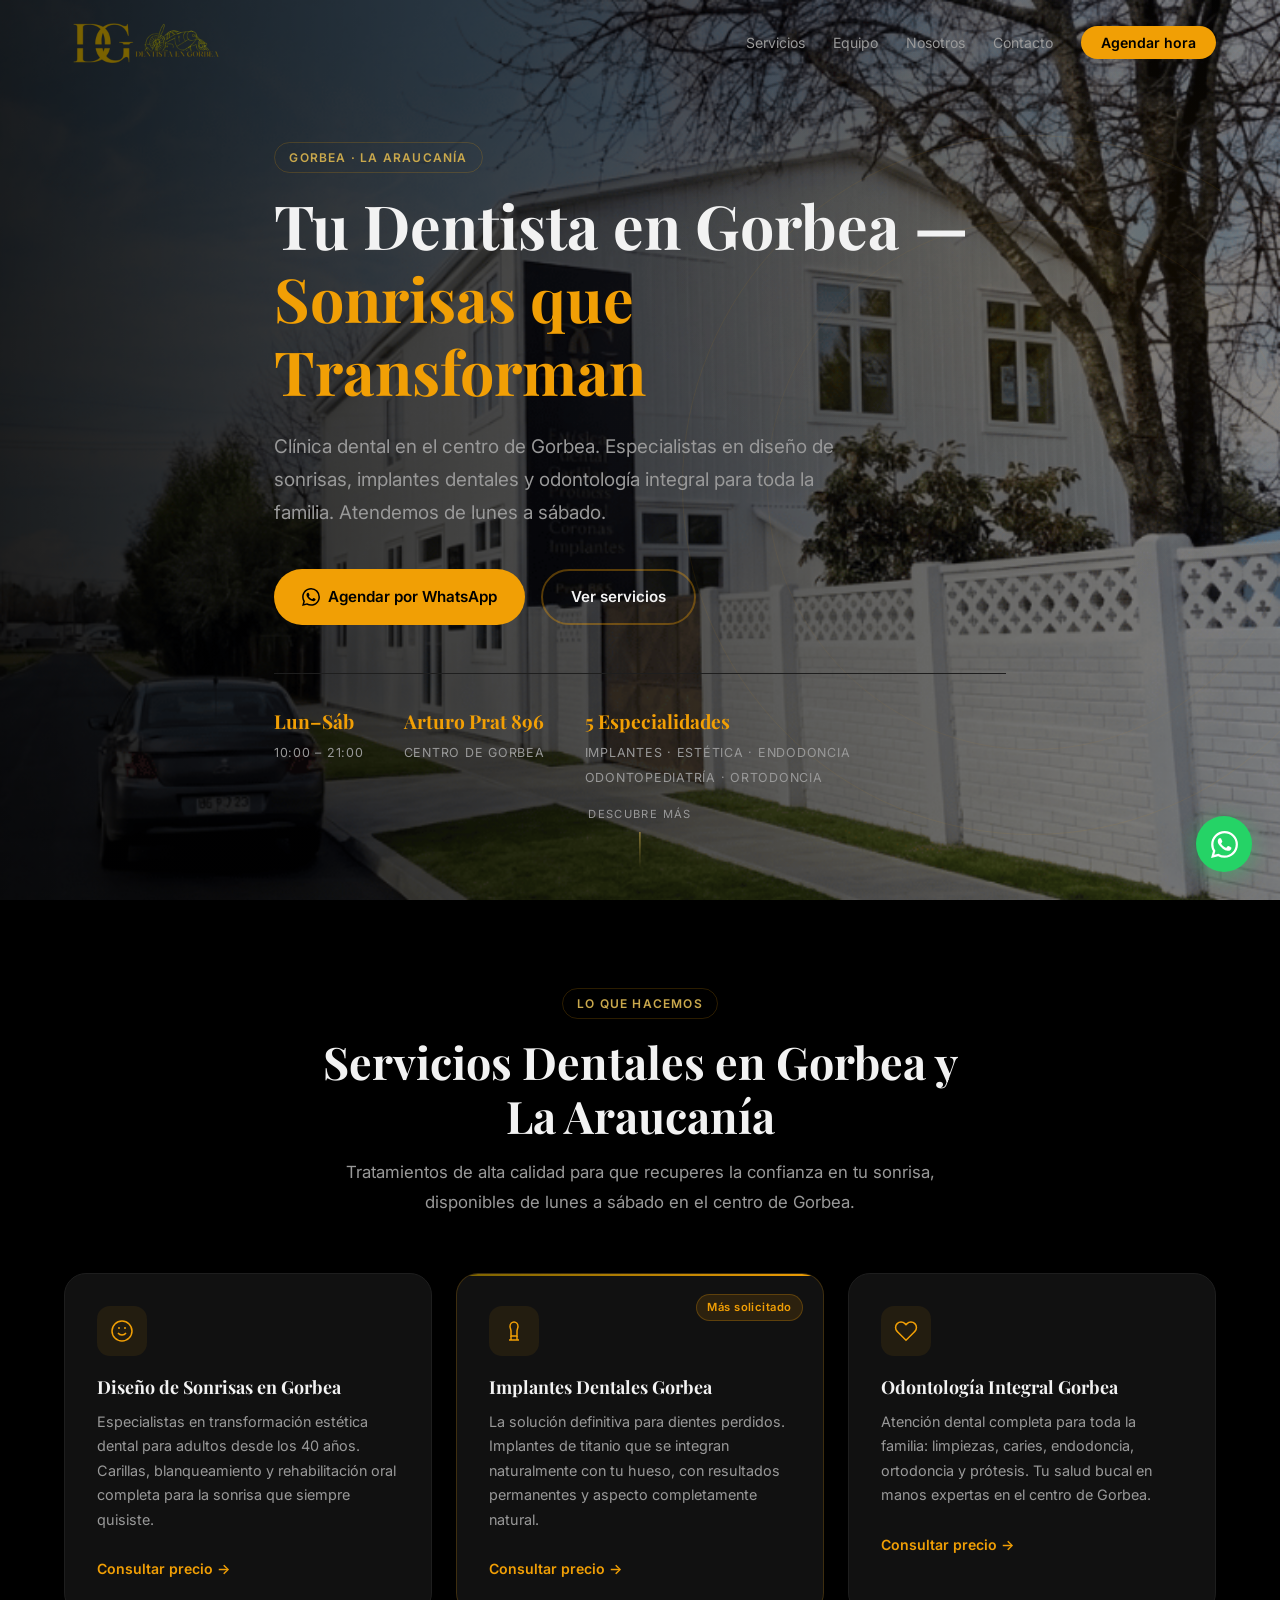
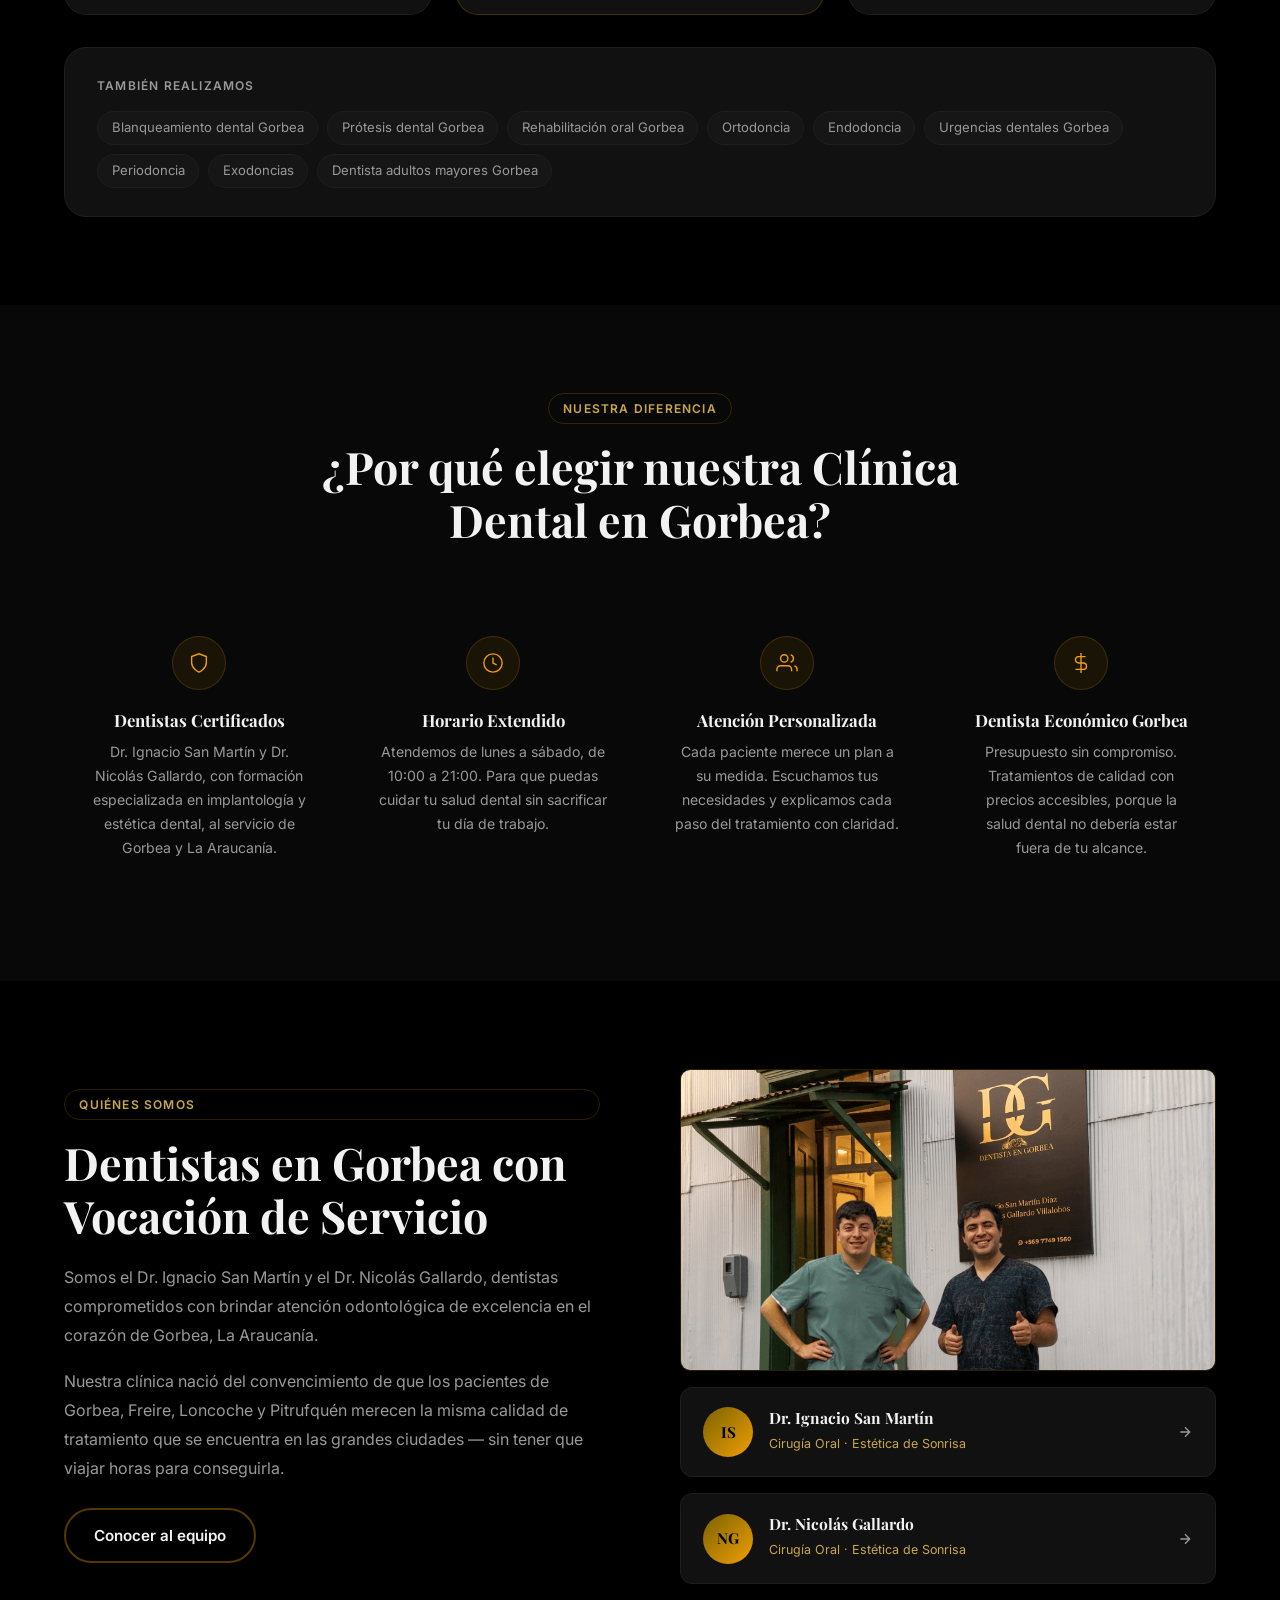
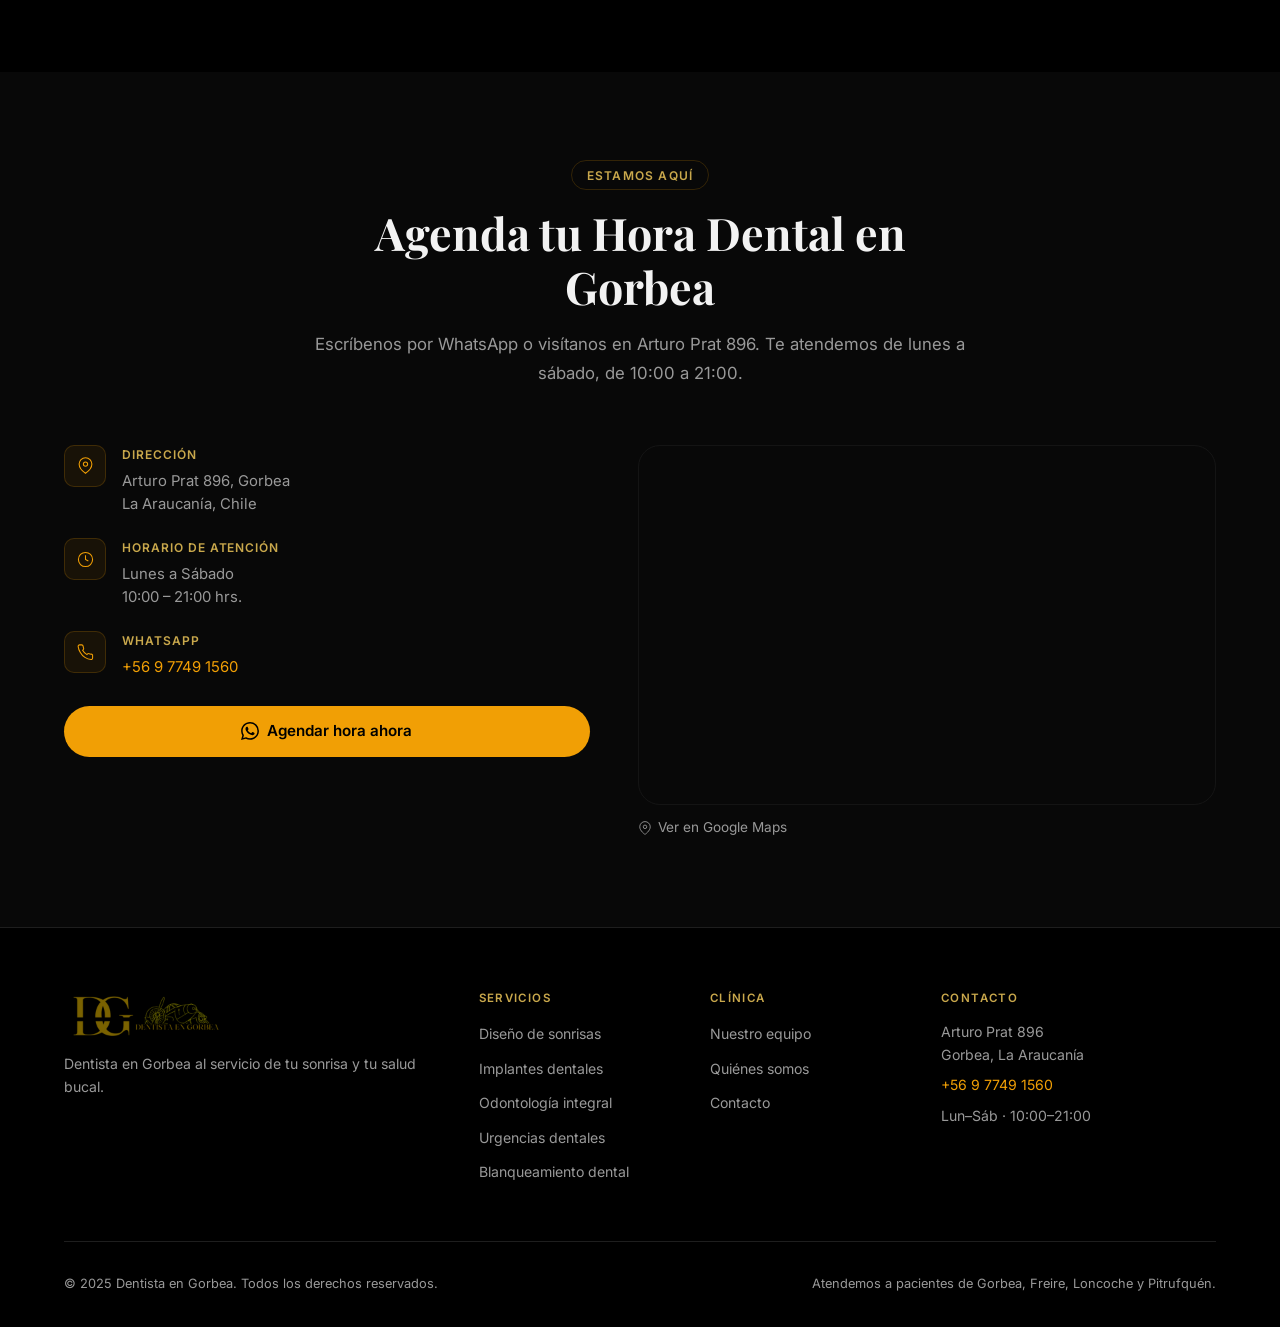
<file: index.html>
<!DOCTYPE html>
<html lang="es">
<head>
  <meta charset="UTF-8">
  <meta name="viewport" content="width=device-width, initial-scale=1.0">
  <title>Dentista en Gorbea | Clínica Dental — Diseño de Sonrisas e Implantes</title>
  <meta name="description" content="Clínica dental en Gorbea, La Araucanía. Especialistas en diseño de sonrisas, implantes dentales y odontología integral. Dr. San Martín y Dr. Gallardo. +56 9 7749 1560. Lun–Sáb 10:00–21:00.">
  <meta name="keywords" content="dentista gorbea, clínica dental gorbea, implantes dentales gorbea, diseño de sonrisa gorbea, odontólogo gorbea, dentista La Araucanía, hora dental gorbea">
  <meta name="robots" content="index, follow">
  <link rel="canonical" href="https://dentistagorbea.cl/">

  <!-- Open Graph -->
  <meta property="og:title" content="Dentista en Gorbea | Clínica Dental — Diseño de Sonrisas e Implantes">
  <meta property="og:description" content="Especialistas en diseño de sonrisas e implantes dentales en Gorbea, La Araucanía. Dr. San Martín y Dr. Gallardo.">
  <meta property="og:type" content="website">
  <meta property="og:locale" content="es_CL">

  <!-- Fuentes -->
  <link rel="preconnect" href="https://fonts.googleapis.com">
  <link rel="preconnect" href="https://fonts.gstatic.com" crossorigin>
  <link href="https://fonts.googleapis.com/css2?family=Playfair+Display:wght@400;600;700&family=Inter:wght@300;400;500;600&display=swap" rel="stylesheet">

  <link rel="stylesheet" href="css/styles.css">

  <!-- Structured Data: Local Business -->
  <script type="application/ld+json">
  {
    "@context": "https://schema.org",
    "@type": "Dentist",
    "name": "Dentista en Gorbea",
    "description": "Clínica dental en Gorbea especializada en diseño de sonrisas, implantes dentales y odontología integral.",
    "address": {
      "@type": "PostalAddress",
      "streetAddress": "Arturo Prat 896",
      "addressLocality": "Gorbea",
      "addressRegion": "La Araucanía",
      "addressCountry": "CL"
    },
    "geo": {
      "@type": "GeoCoordinates",
      "latitude": -39.0912,
      "longitude": -72.6676
    },
    "telephone": "+56977491560",
    "openingHoursSpecification": [
      {
        "@type": "OpeningHoursSpecification",
        "dayOfWeek": ["Monday","Tuesday","Wednesday","Thursday","Friday","Saturday"],
        "opens": "10:00",
        "closes": "21:00"
      }
    ],
    "priceRange": "$$",
    "hasMap": "https://maps.google.com/?q=Arturo+Prat+896+Gorbea+Chile",
    "url": "https://dentistagorbea.cl",
    "sameAs": ["https://wa.me/56977491560"]
  }
  </script>
</head>
<body>

  <!-- ═══════════════════════════ HEADER ═══════════════════════════ -->
  <header class="header" id="header">
    <nav class="nav container">
      <a href="index.html" class="nav__logo" aria-label="Dentista en Gorbea — Inicio">
        <img src="img/logo.png" alt="Dentista en Gorbea" class="nav__logo-img">
      </a>

      <ul class="nav__menu" id="navMenu" role="navigation" aria-label="Menú principal">
        <li><a href="#servicios" class="nav__link">Servicios</a></li>
        <li><a href="equipo.html" class="nav__link">Equipo</a></li>
        <li><a href="#nosotros" class="nav__link">Nosotros</a></li>
        <li><a href="#contacto" class="nav__link">Contacto</a></li>
        <li>
          <a href="https://wa.me/56977491560?text=Hola,%20quiero%20agendar%20una%20hora%20dental%20en%20Gorbea" class="nav__cta" target="_blank" rel="noopener noreferrer">
            Agendar hora
          </a>
        </li>
      </ul>

      <button class="nav__toggle" id="navToggle" aria-label="Abrir menú" aria-expanded="false" aria-controls="navMenu">
        <span></span><span></span><span></span>
      </button>
    </nav>
  </header>

  <!-- ═══════════════════════════ HERO ═══════════════════════════ -->
  <section class="hero" id="inicio" aria-label="Bienvenida">
    <div class="hero__bg" aria-hidden="true"></div>
    <div class="hero__deco" aria-hidden="true"></div>
    <div class="container hero__content">
      <span class="tag">Gorbea · La Araucanía</span>
      <h1 class="hero__title">
        Tu Dentista en Gorbea —<br>
        <em>Sonrisas que Transforman</em>
      </h1>
      <p class="hero__subtitle">
        Clínica dental en el centro de Gorbea. Especialistas en diseño de sonrisas, implantes dentales y odontología integral para toda la familia. Atendemos de lunes a sábado.
      </p>
      <div class="hero__actions">
        <a href="https://wa.me/56977491560?text=Hola,%20quiero%20agendar%20una%20hora%20dental%20en%20Gorbea" class="btn btn--primary" target="_blank" rel="noopener noreferrer">
          <svg viewBox="0 0 24 24" aria-hidden="true"><path d="M17.472 14.382c-.297-.149-1.758-.867-2.03-.967-.273-.099-.471-.148-.67.15-.197.297-.767.966-.94 1.164-.173.199-.347.223-.644.075-.297-.15-1.255-.463-2.39-1.475-.883-.788-1.48-1.761-1.653-2.059-.173-.297-.018-.458.13-.606.134-.133.298-.347.446-.52.149-.174.198-.298.298-.497.099-.198.05-.371-.025-.52-.075-.149-.669-1.612-.916-2.207-.242-.579-.487-.5-.669-.51-.173-.008-.371-.01-.57-.01-.198 0-.52.074-.792.372-.272.297-1.04 1.016-1.04 2.479 0 1.462 1.065 2.875 1.213 3.074.149.198 2.096 3.2 5.077 4.487.709.306 1.262.489 1.694.625.712.227 1.36.195 1.871.118.571-.085 1.758-.719 2.006-1.413.248-.694.248-1.289.173-1.413-.074-.124-.272-.198-.57-.347m-5.421 7.403h-.004a9.87 9.87 0 01-5.031-1.378l-.361-.214-3.741.982.998-3.648-.235-.374a9.86 9.86 0 01-1.51-5.26c.001-5.45 4.436-9.884 9.888-9.884 2.64 0 5.122 1.03 6.988 2.898a9.825 9.825 0 012.893 6.994c-.003 5.45-4.437 9.884-9.885 9.884m8.413-18.297A11.815 11.815 0 0012.05 0C5.495 0 .16 5.335.157 11.892c0 2.096.547 4.142 1.588 5.945L.057 24l6.305-1.654a11.882 11.882 0 005.683 1.448h.005c6.554 0 11.89-5.335 11.893-11.893a11.821 11.821 0 00-3.48-8.413z"/></svg>
          Agendar por WhatsApp
        </a>
        <a href="#servicios" class="btn btn--outline">Ver servicios</a>
      </div>
      <div class="hero__stats">
        <div class="hero__stat">
          <strong>Lun–Sáb</strong>
          <span>10:00 – 21:00</span>
        </div>
        <div class="hero__stat">
          <strong>Arturo Prat 896</strong>
          <span>Centro de Gorbea</span>
        </div>
        <div class="hero__stat">
          <strong>5 Especialidades</strong>
          <span>Implantes · Estética · Endodoncia<br>Odontopediatría · Ortodoncia</span>
        </div>
      </div>
    </div>
    <div class="hero__scroll" aria-hidden="true">
      <span>Descubre más</span>
      <div class="hero__scroll-line"></div>
    </div>
  </section>

  <!-- ═══════════════════════════ SERVICIOS ═══════════════════════════ -->
  <section class="section" id="servicios">
    <div class="container">
      <div class="section__header">
        <span class="tag">Lo que hacemos</span>
        <h2 class="section__title">Servicios Dentales en Gorbea y La Araucanía</h2>
        <p class="section__desc">Tratamientos de alta calidad para que recuperes la confianza en tu sonrisa, disponibles de lunes a sábado en el centro de Gorbea.</p>
      </div>

      <div class="services-grid">
        <article class="service-card reveal">
          <div class="service-card__icon" aria-hidden="true">
            <svg viewBox="0 0 24 24" fill="none" stroke="currentColor" stroke-width="1.5"><circle cx="12" cy="12" r="10"/><path d="M8 14s1.5 2 4 2 4-2 4-2"/><circle cx="9" cy="9" r="1" fill="currentColor" stroke="none"/><circle cx="15" cy="9" r="1" fill="currentColor" stroke="none"/></svg>
          </div>
          <h3 class="service-card__title">Diseño de Sonrisas en Gorbea</h3>
          <p class="service-card__desc">Especialistas en transformación estética dental para adultos desde los 40 años. Carillas, blanqueamiento y rehabilitación oral completa para la sonrisa que siempre quisiste.</p>
          <a href="https://wa.me/56977491560?text=Hola,%20me%20interesa%20el%20diseño%20de%20sonrisas" class="service-card__link" target="_blank" rel="noopener noreferrer">Consultar precio →</a>
        </article>

        <article class="service-card service-card--featured reveal">
          <div class="service-card__badge">Más solicitado</div>
          <div class="service-card__icon" aria-hidden="true">
            <svg viewBox="0 0 24 24" fill="none" stroke="currentColor" stroke-width="1.5"><path d="M12 3C9.8 3 8 5 8 7.5C8 9 9 10.5 9 12V17H15V12C15 10.5 16 9 16 7.5C16 5 14.2 3 12 3Z"/><line x1="9" y1="17" x2="9" y2="21"/><line x1="15" y1="17" x2="15" y2="21"/><line x1="7" y1="21" x2="17" y2="21"/></svg>
          </div>
          <h3 class="service-card__title">Implantes Dentales Gorbea</h3>
          <p class="service-card__desc">La solución definitiva para dientes perdidos. Implantes de titanio que se integran naturalmente con tu hueso, con resultados permanentes y aspecto completamente natural.</p>
          <a href="https://wa.me/56977491560?text=Hola,%20me%20interesa%20conocer%20sobre%20implantes%20dentales" class="service-card__link" target="_blank" rel="noopener noreferrer">Consultar precio →</a>
        </article>

        <article class="service-card reveal">
          <div class="service-card__icon" aria-hidden="true">
            <svg viewBox="0 0 24 24" fill="none" stroke="currentColor" stroke-width="1.5"><path d="M20.84 4.61a5.5 5.5 0 0 0-7.78 0L12 5.67l-1.06-1.06a5.5 5.5 0 0 0-7.78 7.78l1.06 1.06L12 21.23l7.78-7.78 1.06-1.06a5.5 5.5 0 0 0 0-7.78z"/></svg>
          </div>
          <h3 class="service-card__title">Odontología Integral Gorbea</h3>
          <p class="service-card__desc">Atención dental completa para toda la familia: limpiezas, caries, endodoncia, ortodoncia y prótesis. Tu salud bucal en manos expertas en el centro de Gorbea.</p>
          <a href="https://wa.me/56977491560?text=Hola,%20quiero%20agendar%20una%20consulta%20dental" class="service-card__link" target="_blank" rel="noopener noreferrer">Consultar precio →</a>
        </article>
      </div>

      <div class="extra-services">
        <p class="extra-services__label">También realizamos</p>
        <ul class="extra-services__list">
          <li>Blanqueamiento dental Gorbea</li>
          <li>Prótesis dental Gorbea</li>
          <li>Rehabilitación oral Gorbea</li>
          <li>Ortodoncia</li>
          <li>Endodoncia</li>
          <li>Urgencias dentales Gorbea</li>
          <li>Periodoncia</li>
          <li>Exodoncias</li>
          <li>Dentista adultos mayores Gorbea</li>
        </ul>
      </div>
    </div>
  </section>

  <!-- ═══════════════════════════ BENEFICIOS ═══════════════════════════ -->
  <section class="section section--alt" id="beneficios">
    <div class="container">
      <div class="section__header">
        <span class="tag">Nuestra diferencia</span>
        <h2 class="section__title">¿Por qué elegir nuestra Clínica Dental en Gorbea?</h2>
      </div>
      <div class="benefits-grid">
        <div class="benefit reveal">
          <div class="benefit__icon" aria-hidden="true">
            <svg viewBox="0 0 24 24" fill="none" stroke="currentColor" stroke-width="1.5"><path d="M12 22s8-4 8-10V5l-8-3-8 3v7c0 6 8 10 8 10z"/></svg>
          </div>
          <h3 class="benefit__title">Dentistas Certificados</h3>
          <p class="benefit__desc">Dr. Ignacio San Martín y Dr. Nicolás Gallardo, con formación especializada en implantología y estética dental, al servicio de Gorbea y La Araucanía.</p>
        </div>
        <div class="benefit reveal">
          <div class="benefit__icon" aria-hidden="true">
            <svg viewBox="0 0 24 24" fill="none" stroke="currentColor" stroke-width="1.5"><circle cx="12" cy="12" r="10"/><polyline points="12 6 12 12 16 14"/></svg>
          </div>
          <h3 class="benefit__title">Horario Extendido</h3>
          <p class="benefit__desc">Atendemos de lunes a sábado, de 10:00 a 21:00. Para que puedas cuidar tu salud dental sin sacrificar tu día de trabajo.</p>
        </div>
        <div class="benefit reveal">
          <div class="benefit__icon" aria-hidden="true">
            <svg viewBox="0 0 24 24" fill="none" stroke="currentColor" stroke-width="1.5"><path d="M17 21v-2a4 4 0 0 0-4-4H5a4 4 0 0 0-4 4v2"/><circle cx="9" cy="7" r="4"/><path d="M23 21v-2a4 4 0 0 0-3-3.87"/><path d="M16 3.13a4 4 0 0 1 0 7.75"/></svg>
          </div>
          <h3 class="benefit__title">Atención Personalizada</h3>
          <p class="benefit__desc">Cada paciente merece un plan a su medida. Escuchamos tus necesidades y explicamos cada paso del tratamiento con claridad.</p>
        </div>
        <div class="benefit reveal">
          <div class="benefit__icon" aria-hidden="true">
            <svg viewBox="0 0 24 24" fill="none" stroke="currentColor" stroke-width="1.5"><line x1="12" y1="1" x2="12" y2="23"/><path d="M17 5H9.5a3.5 3.5 0 0 0 0 7h5a3.5 3.5 0 0 1 0 7H6"/></svg>
          </div>
          <h3 class="benefit__title">Dentista Económico Gorbea</h3>
          <p class="benefit__desc">Presupuesto sin compromiso. Tratamientos de calidad con precios accesibles, porque la salud dental no debería estar fuera de tu alcance.</p>
        </div>
      </div>
    </div>
  </section>

  <!-- ═══════════════════════════ NOSOTROS ═══════════════════════════ -->
  <section class="section" id="nosotros">
    <div class="container">
      <div class="about-layout">
        <div class="about__content">
          <span class="tag">Quiénes somos</span>
          <h2 class="section__title">Dentistas en Gorbea con Vocación de Servicio</h2>
          <p class="about__text">
            Somos el Dr. Ignacio San Martín y el Dr. Nicolás Gallardo, dentistas comprometidos con brindar atención odontológica de excelencia en el corazón de Gorbea, La Araucanía.
          </p>
          <p class="about__text">
            Nuestra clínica nació del convencimiento de que los pacientes de Gorbea, Freire, Loncoche y Pitrufquén merecen la misma calidad de tratamiento que se encuentra en las grandes ciudades — sin tener que viajar horas para conseguirla.
          </p>
          <a href="equipo.html" class="btn btn--outline">Conocer al equipo</a>
        </div>

        <div class="about__doctors">
          <img src="img/founders.png" alt="Dr. Ignacio San Martín y Dr. Nicolás Gallardo frente a Dentista en Gorbea" class="about__founders-img reveal">
          <a href="equipo.html" class="doctor-card reveal">
            <div class="doctor-card__avatar" aria-hidden="true">IS</div>
            <div class="doctor-card__info">
              <h3 class="doctor-card__name">Dr. Ignacio San Martín</h3>
              <span class="doctor-card__specialty">Cirugía Oral · Estética de Sonrisa</span>
            </div>
            <svg class="doctor-card__arrow" viewBox="0 0 24 24" fill="none" stroke="currentColor" stroke-width="2" aria-hidden="true"><path d="M5 12h14M12 5l7 7-7 7"/></svg>
          </a>
          <a href="equipo.html" class="doctor-card reveal">
            <div class="doctor-card__avatar" aria-hidden="true">NG</div>
            <div class="doctor-card__info">
              <h3 class="doctor-card__name">Dr. Nicolás Gallardo</h3>
              <span class="doctor-card__specialty">Cirugía Oral · Estética de Sonrisa</span>
            </div>
            <svg class="doctor-card__arrow" viewBox="0 0 24 24" fill="none" stroke="currentColor" stroke-width="2" aria-hidden="true"><path d="M5 12h14M12 5l7 7-7 7"/></svg>
          </a>
        </div>
      </div>
    </div>
  </section>

  <!-- ═══════════════════════════ CONTACTO ═══════════════════════════ -->
  <section class="section section--alt" id="contacto">
    <div class="container">
      <div class="section__header">
        <span class="tag">Estamos aquí</span>
        <h2 class="section__title">Agenda tu Hora Dental en Gorbea</h2>
        <p class="section__desc">Escríbenos por WhatsApp o visítanos en Arturo Prat 896. Te atendemos de lunes a sábado, de 10:00 a 21:00.</p>
      </div>

      <div class="contact-grid">
        <div class="contact-info">
          <div class="contact-item reveal">
            <div class="contact-item__icon" aria-hidden="true">
              <svg viewBox="0 0 24 24" fill="none" stroke="currentColor" stroke-width="1.5"><path d="M21 10c0 7-9 13-9 13s-9-6-9-13a9 9 0 0 1 18 0z"/><circle cx="12" cy="10" r="3"/></svg>
            </div>
            <div>
              <strong>Dirección</strong>
              <p>Arturo Prat 896, Gorbea<br>La Araucanía, Chile</p>
            </div>
          </div>
          <div class="contact-item reveal">
            <div class="contact-item__icon" aria-hidden="true">
              <svg viewBox="0 0 24 24" fill="none" stroke="currentColor" stroke-width="1.5"><circle cx="12" cy="12" r="10"/><polyline points="12 6 12 12 16 14"/></svg>
            </div>
            <div>
              <strong>Horario de atención</strong>
              <p>Lunes a Sábado<br>10:00 – 21:00 hrs.</p>
            </div>
          </div>
          <div class="contact-item reveal">
            <div class="contact-item__icon" aria-hidden="true">
              <svg viewBox="0 0 24 24" fill="none" stroke="currentColor" stroke-width="1.5"><path d="M22 16.92v3a2 2 0 0 1-2.18 2 19.79 19.79 0 0 1-8.63-3.07A19.5 19.5 0 0 1 4.69 12 19.79 19.79 0 0 1 1.61 3.41 2 2 0 0 1 3.6 1.22h3a2 2 0 0 1 2 1.72 12.84 12.84 0 0 0 .7 2.81 2 2 0 0 1-.45 2.11L7.91 8.87a16 16 0 0 0 6.12 6.12l.89-.89a2 2 0 0 1 2.11-.45 12.84 12.84 0 0 0 2.81.7A2 2 0 0 1 22 16.92z"/></svg>
            </div>
            <div>
              <strong>WhatsApp</strong>
              <p><a href="https://wa.me/56977491560" target="_blank" rel="noopener noreferrer">+56 9 7749 1560</a></p>
            </div>
          </div>
          <a href="https://wa.me/56977491560?text=Hola,%20quiero%20agendar%20una%20hora%20dental%20en%20Gorbea" class="btn btn--primary btn--full" target="_blank" rel="noopener noreferrer">
            <svg viewBox="0 0 24 24" aria-hidden="true"><path d="M17.472 14.382c-.297-.149-1.758-.867-2.03-.967-.273-.099-.471-.148-.67.15-.197.297-.767.966-.94 1.164-.173.199-.347.223-.644.075-.297-.15-1.255-.463-2.39-1.475-.883-.788-1.48-1.761-1.653-2.059-.173-.297-.018-.458.13-.606.134-.133.298-.347.446-.52.149-.174.198-.298.298-.497.099-.198.05-.371-.025-.52-.075-.149-.669-1.612-.916-2.207-.242-.579-.487-.5-.669-.51-.173-.008-.371-.01-.57-.01-.198 0-.52.074-.792.372-.272.297-1.04 1.016-1.04 2.479 0 1.462 1.065 2.875 1.213 3.074.149.198 2.096 3.2 5.077 4.487.709.306 1.262.489 1.694.625.712.227 1.36.195 1.871.118.571-.085 1.758-.719 2.006-1.413.248-.694.248-1.289.173-1.413-.074-.124-.272-.198-.57-.347m-5.421 7.403h-.004a9.87 9.87 0 01-5.031-1.378l-.361-.214-3.741.982.998-3.648-.235-.374a9.86 9.86 0 01-1.51-5.26c.001-5.45 4.436-9.884 9.888-9.884 2.64 0 5.122 1.03 6.988 2.898a9.825 9.825 0 012.893 6.994c-.003 5.45-4.437 9.884-9.885 9.884m8.413-18.297A11.815 11.815 0 0012.05 0C5.495 0 .16 5.335.157 11.892c0 2.096.547 4.142 1.588 5.945L.057 24l6.305-1.654a11.882 11.882 0 005.683 1.448h.005c6.554 0 11.89-5.335 11.893-11.893a11.821 11.821 0 00-3.48-8.413z"/></svg>
            Agendar hora ahora
          </a>
        </div>

        <div class="contact-map">
          <iframe
            src="https://maps.google.com/maps?q=Arturo+Prat+896+Gorbea+Chile&hl=es&z=16&output=embed"
            title="Clínica Dental Gorbea — Arturo Prat 896"
            loading="lazy"
            referrerpolicy="no-referrer-when-downgrade"
            allowfullscreen>
          </iframe>
          <a href="https://maps.google.com/?q=Arturo+Prat+896+Gorbea+Chile" class="map-link" target="_blank" rel="noopener noreferrer">
            <svg viewBox="0 0 24 24" fill="none" stroke="currentColor" stroke-width="1.5" aria-hidden="true"><path d="M21 10c0 7-9 13-9 13s-9-6-9-13a9 9 0 0 1 18 0z"/><circle cx="12" cy="10" r="3"/></svg>
            Ver en Google Maps
          </a>
        </div>
      </div>
    </div>
  </section>

  <!-- ═══════════════════════════ FOOTER ═══════════════════════════ -->
  <footer class="footer">
    <div class="container">
      <div class="footer__grid">
        <div class="footer__brand">
          <a href="index.html" class="nav__logo" aria-label="Dentista en Gorbea — Inicio">
            <img src="img/logo.png" alt="Dentista en Gorbea" class="nav__logo-img">
          </a>
          <p class="footer__tagline">Dentista en Gorbea al servicio de tu sonrisa y tu salud bucal.</p>
        </div>

        <div class="footer__col">
          <h4 class="footer__heading">Servicios</h4>
          <ul class="footer__links">
            <li><a href="#servicios">Diseño de sonrisas</a></li>
            <li><a href="#servicios">Implantes dentales</a></li>
            <li><a href="#servicios">Odontología integral</a></li>
            <li><a href="#servicios">Urgencias dentales</a></li>
            <li><a href="#servicios">Blanqueamiento dental</a></li>
          </ul>
        </div>

        <div class="footer__col">
          <h4 class="footer__heading">Clínica</h4>
          <ul class="footer__links">
            <li><a href="equipo.html">Nuestro equipo</a></li>
            <li><a href="#nosotros">Quiénes somos</a></li>
            <li><a href="#contacto">Contacto</a></li>
          </ul>
        </div>

        <div class="footer__col">
          <h4 class="footer__heading">Contacto</h4>
          <address class="footer__address">
            <p>Arturo Prat 896<br>Gorbea, La Araucanía</p>
            <p><a href="https://wa.me/56977491560" target="_blank" rel="noopener noreferrer">+56 9 7749 1560</a></p>
            <p>Lun–Sáb · 10:00–21:00</p>
          </address>
        </div>
      </div>

      <div class="footer__bottom">
        <p>&copy; 2025 Dentista en Gorbea. Todos los derechos reservados.</p>
        <p>Atendemos a pacientes de Gorbea, Freire, Loncoche y Pitrufquén.</p>
      </div>
    </div>
  </footer>

  <!-- Botón flotante WhatsApp -->
  <a href="https://wa.me/56977491560?text=Hola,%20quiero%20agendar%20una%20hora%20dental" class="wa-float" target="_blank" rel="noopener noreferrer" aria-label="Contactar por WhatsApp">
    <svg viewBox="0 0 24 24" aria-hidden="true"><path d="M17.472 14.382c-.297-.149-1.758-.867-2.03-.967-.273-.099-.471-.148-.67.15-.197.297-.767.966-.94 1.164-.173.199-.347.223-.644.075-.297-.15-1.255-.463-2.39-1.475-.883-.788-1.48-1.761-1.653-2.059-.173-.297-.018-.458.13-.606.134-.133.298-.347.446-.52.149-.174.198-.298.298-.497.099-.198.05-.371-.025-.52-.075-.149-.669-1.612-.916-2.207-.242-.579-.487-.5-.669-.51-.173-.008-.371-.01-.57-.01-.198 0-.52.074-.792.372-.272.297-1.04 1.016-1.04 2.479 0 1.462 1.065 2.875 1.213 3.074.149.198 2.096 3.2 5.077 4.487.709.306 1.262.489 1.694.625.712.227 1.36.195 1.871.118.571-.085 1.758-.719 2.006-1.413.248-.694.248-1.289.173-1.413-.074-.124-.272-.198-.57-.347m-5.421 7.403h-.004a9.87 9.87 0 01-5.031-1.378l-.361-.214-3.741.982.998-3.648-.235-.374a9.86 9.86 0 01-1.51-5.26c.001-5.45 4.436-9.884 9.888-9.884 2.64 0 5.122 1.03 6.988 2.898a9.825 9.825 0 012.893 6.994c-.003 5.45-4.437 9.884-9.885 9.884m8.413-18.297A11.815 11.815 0 0012.05 0C5.495 0 .16 5.335.157 11.892c0 2.096.547 4.142 1.588 5.945L.057 24l6.305-1.654a11.882 11.882 0 005.683 1.448h.005c6.554 0 11.89-5.335 11.893-11.893a11.821 11.821 0 00-3.48-8.413z"/></svg>
  </a>

  <script src="js/main.js"></script>
</body>
</html>
</file>
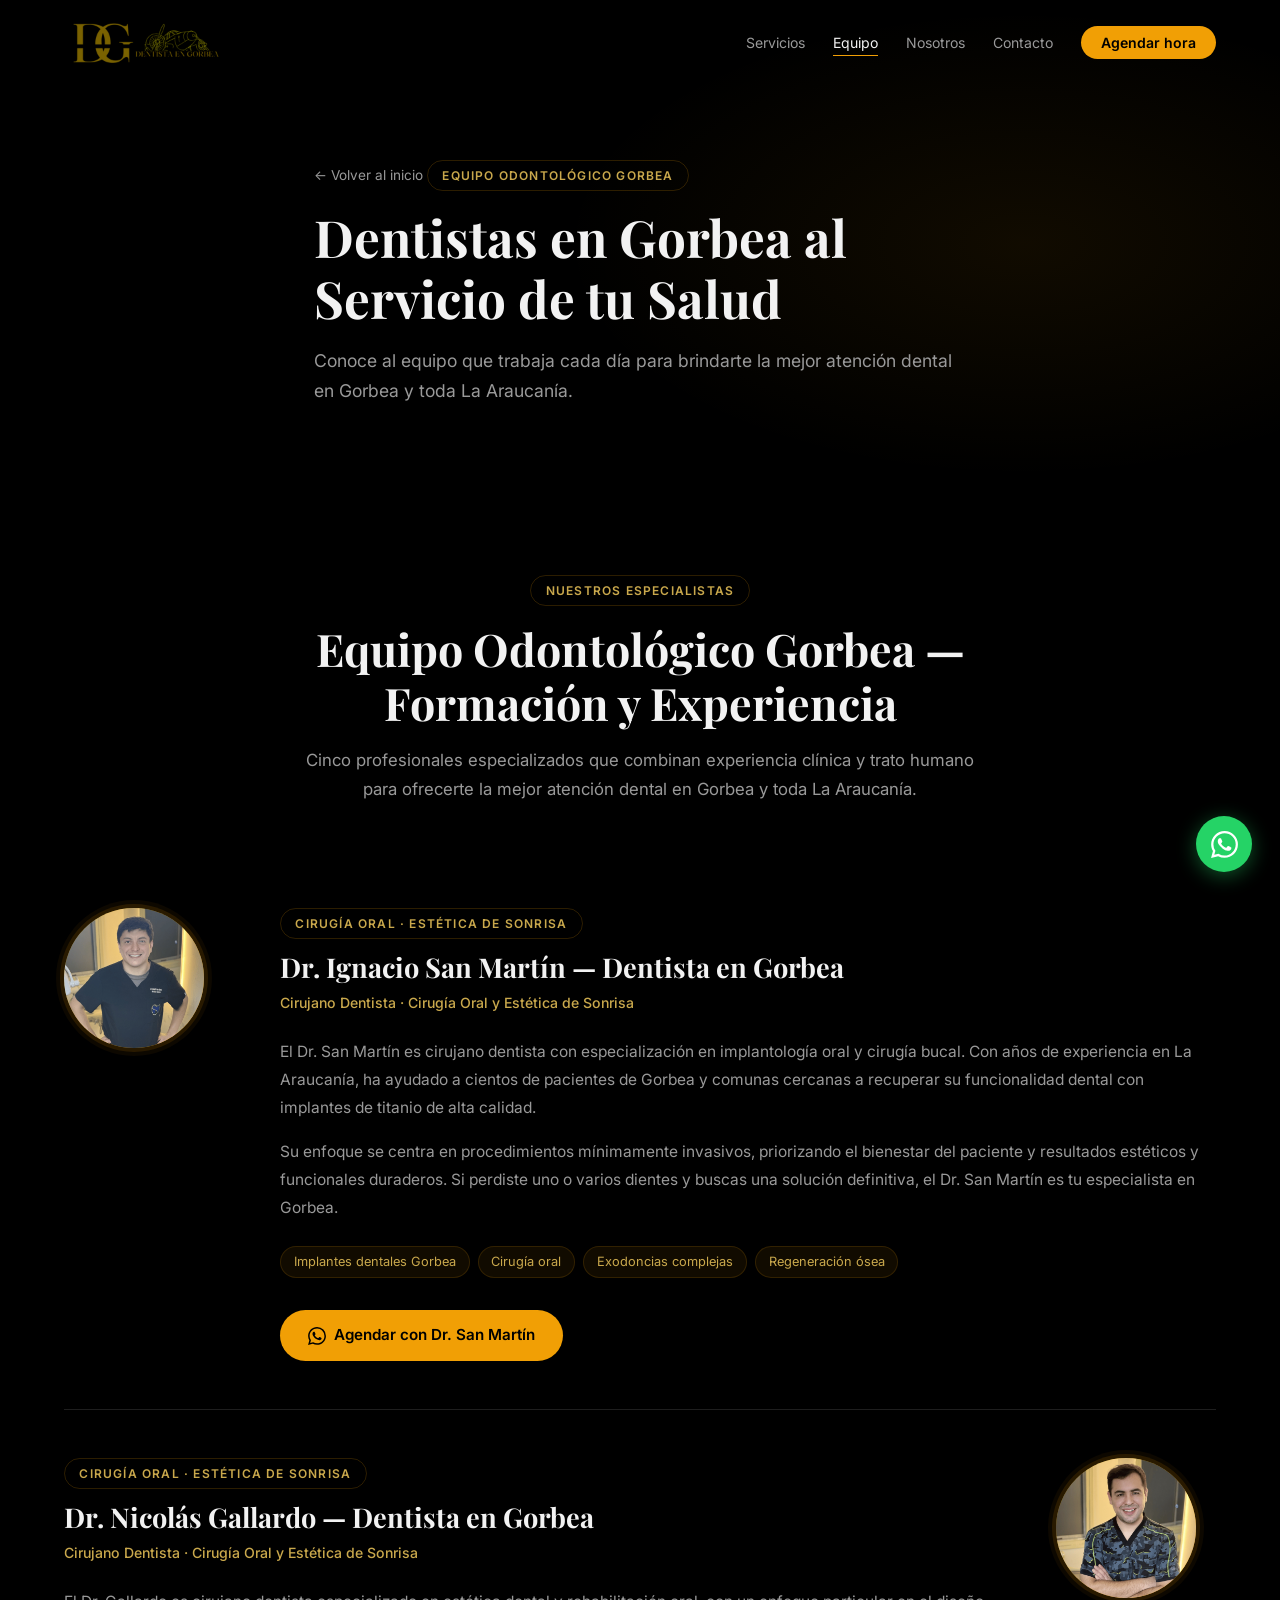
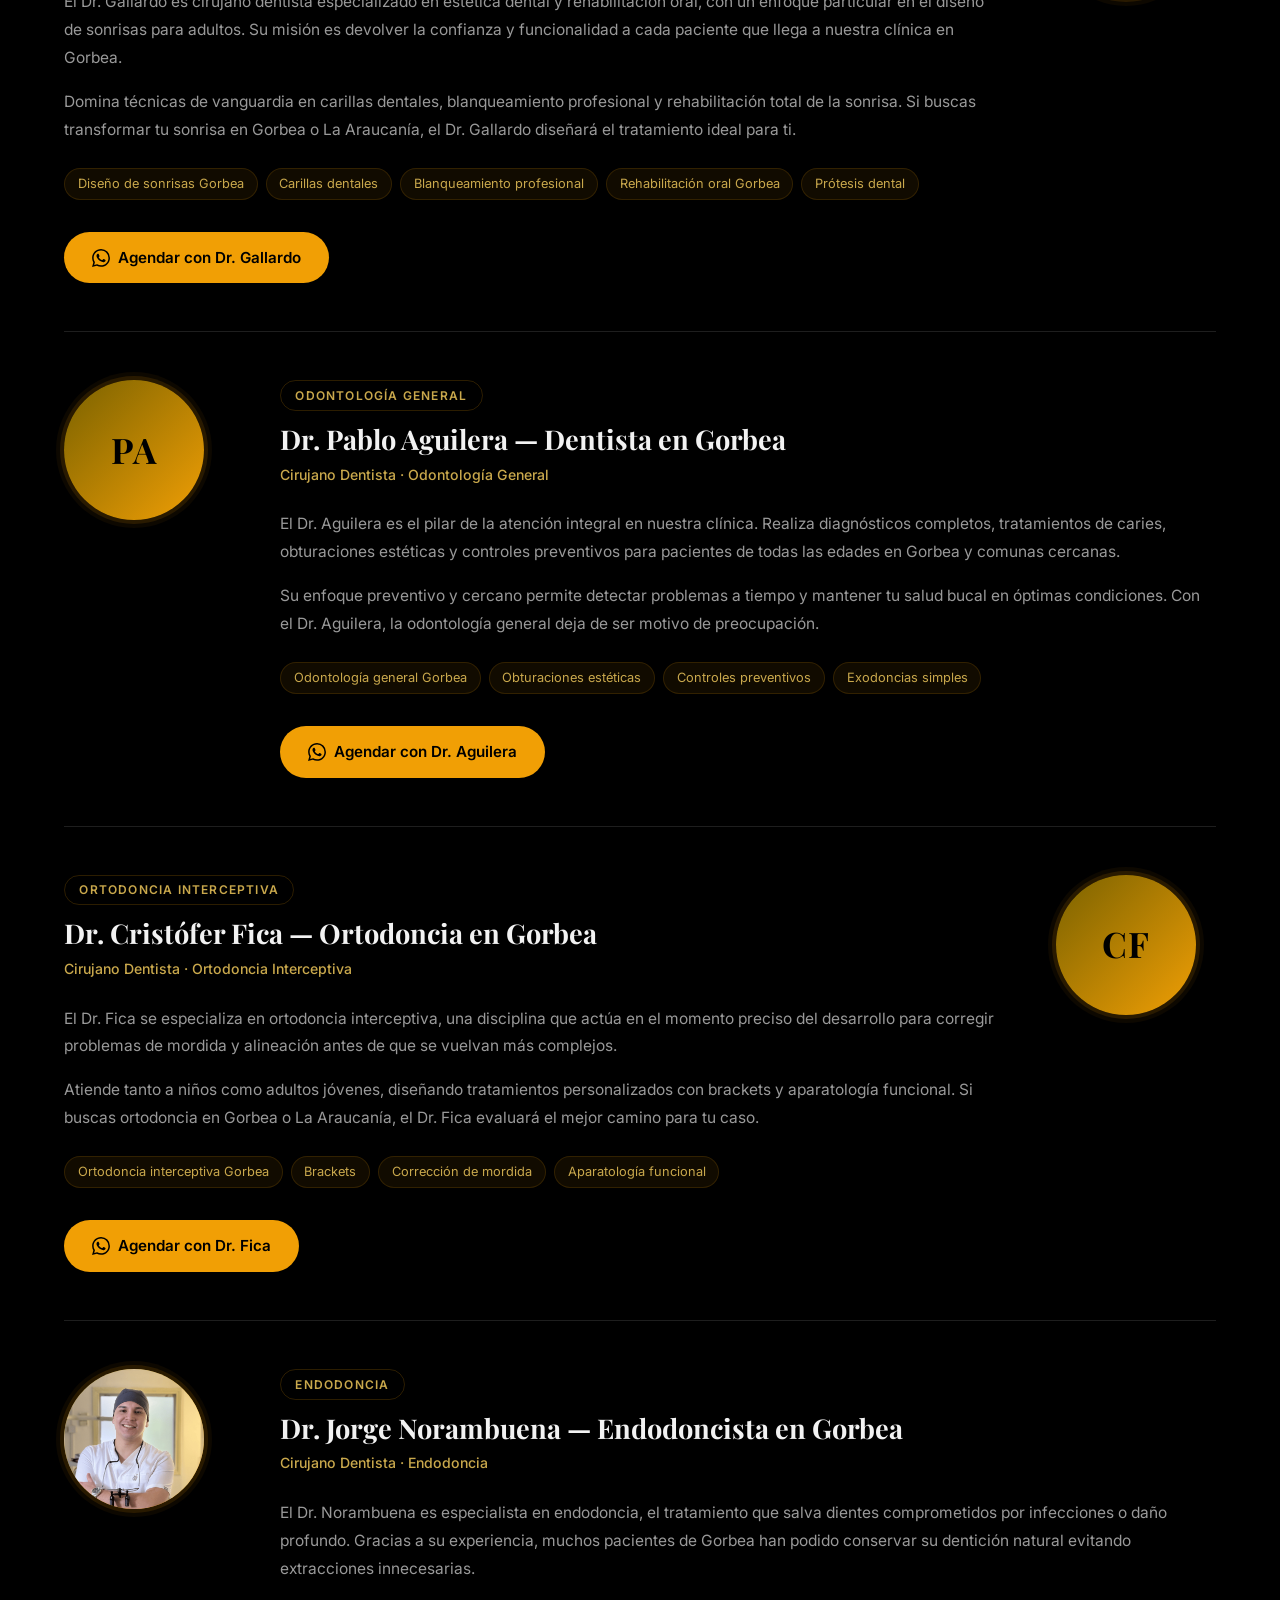
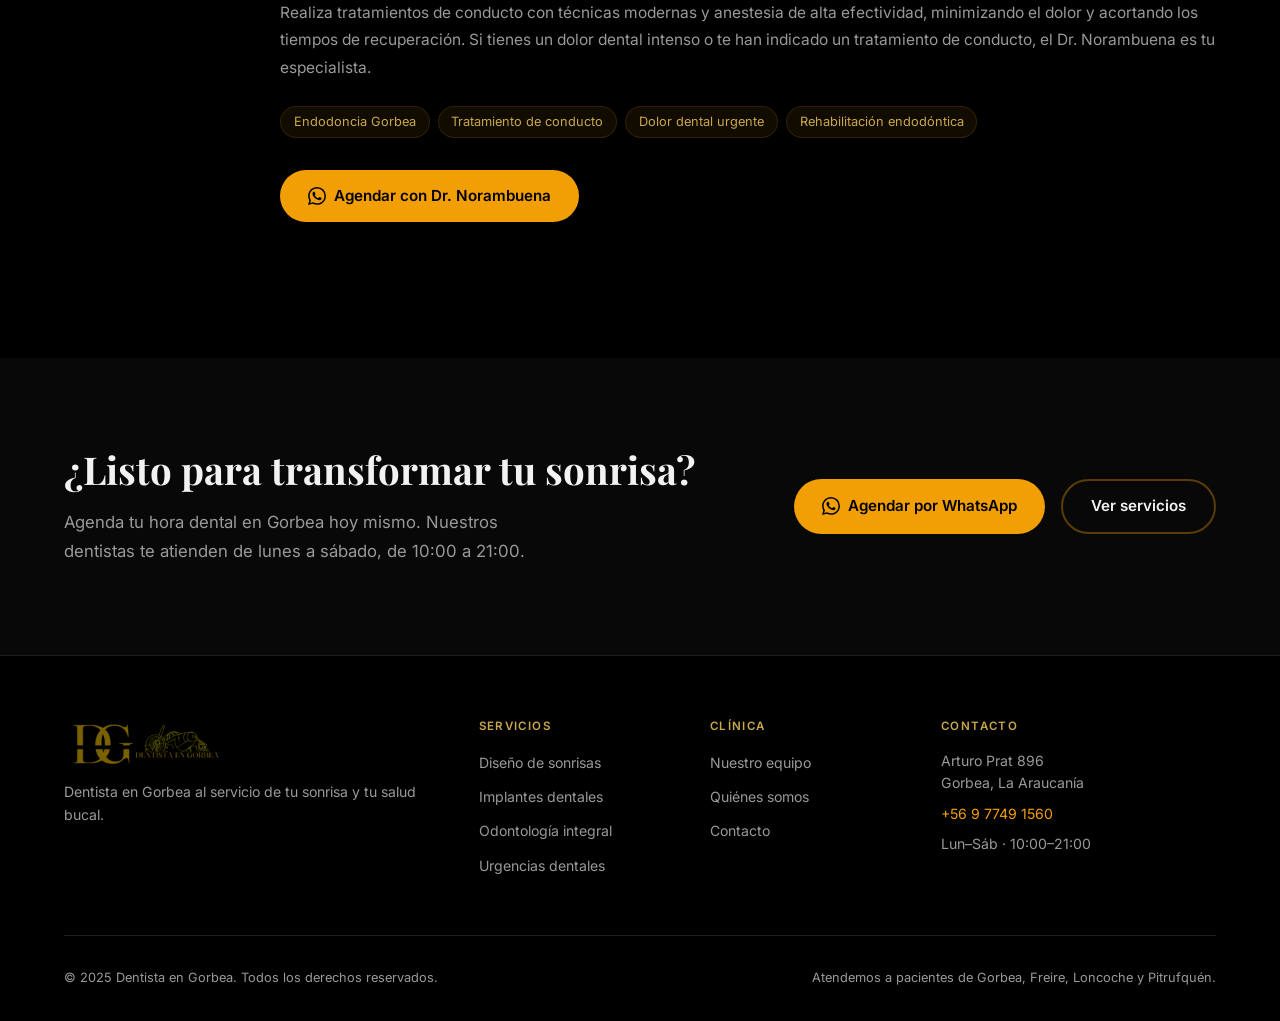
<file: equipo.html>
<!DOCTYPE html>
<html lang="es">
<head>
  <meta charset="UTF-8">
  <meta name="viewport" content="width=device-width, initial-scale=1.0">
  <title>Equipo Odontológico Gorbea | Dentistas Especialistas — Clínica Dental</title>
  <meta name="description" content="Conoce al equipo de dentistas en Gorbea: Dr. San Martín (cirugía oral), Dr. Gallardo (diseño de sonrisas), Dr. Aguilera (odontología general), Dr. Fica (ortodoncia interceptiva) y Dr. Norambuena (endodoncia).">
  <meta name="keywords" content="dentistas gorbea, equipo odontológico gorbea, ortodoncia gorbea, endodoncia gorbea, odontología general gorbea, implantología gorbea, diseño sonrisas gorbea">
  <meta name="robots" content="index, follow">
  <link rel="canonical" href="https://dentistagorbea.cl/equipo.html">

  <!-- Open Graph -->
  <meta property="og:title" content="Equipo Odontológico Gorbea | Dentistas Especialistas — Clínica Dental">
  <meta property="og:description" content="Conoce al equipo de 5 dentistas especializados en Gorbea: cirugía oral, diseño de sonrisas, odontología general, ortodoncia y endodoncia.">
  <meta property="og:type" content="website">
  <meta property="og:locale" content="es_CL">

  <link rel="preconnect" href="https://fonts.googleapis.com">
  <link rel="preconnect" href="https://fonts.gstatic.com" crossorigin>
  <link href="https://fonts.googleapis.com/css2?family=Playfair+Display:wght@400;600;700&family=Inter:wght@300;400;500;600&display=swap" rel="stylesheet">

  <link rel="stylesheet" href="css/styles.css">
</head>
<body>

  <!-- ═══════════════════════════ HEADER ═══════════════════════════ -->
  <header class="header" id="header">
    <nav class="nav container">
      <a href="index.html" class="nav__logo" aria-label="Dentista en Gorbea — Inicio">
        <img src="img/logo.png" alt="Dentista en Gorbea" class="nav__logo-img">
      </a>

      <ul class="nav__menu" id="navMenu" role="navigation" aria-label="Menú principal">
        <li><a href="index.html#servicios" class="nav__link">Servicios</a></li>
        <li><a href="equipo.html" class="nav__link nav__link--active">Equipo</a></li>
        <li><a href="index.html#nosotros" class="nav__link">Nosotros</a></li>
        <li><a href="index.html#contacto" class="nav__link">Contacto</a></li>
        <li>
          <a href="https://wa.me/56977491560?text=Hola,%20quiero%20agendar%20una%20hora%20dental%20en%20Gorbea" class="nav__cta" target="_blank" rel="noopener noreferrer">
            Agendar hora
          </a>
        </li>
      </ul>

      <button class="nav__toggle" id="navToggle" aria-label="Abrir menú" aria-expanded="false" aria-controls="navMenu">
        <span></span><span></span><span></span>
      </button>
    </nav>
  </header>

  <!-- ═══════════════════════════ PAGE HERO ═══════════════════════════ -->
  <section class="page-hero" aria-label="Equipo">
    <div class="page-hero__bg" aria-hidden="true"></div>
    <div class="container page-hero__content">
      <a href="index.html" class="breadcrumb">← Volver al inicio</a>
      <span class="tag">Equipo odontológico Gorbea</span>
      <h1 class="page-hero__title">Dentistas en Gorbea al Servicio de tu Salud</h1>
      <p class="page-hero__desc">
        Conoce al equipo que trabaja cada día para brindarte la mejor atención dental en Gorbea y toda La Araucanía.
      </p>
    </div>
  </section>

  <!-- ═══════════════════════════ EQUIPO ═══════════════════════════ -->
  <section class="section" id="equipo">
    <div class="container">
      <div class="section__header">
        <span class="tag">Nuestros especialistas</span>
        <h2 class="section__title">Equipo Odontológico Gorbea — Formación y Experiencia</h2>
        <p class="section__desc">Cinco profesionales especializados que combinan experiencia clínica y trato humano para ofrecerte la mejor atención dental en Gorbea y toda La Araucanía.</p>
      </div>

      <!-- Dr. Ignacio San Martín -->
      <article class="profile reveal" id="dr-san-martin">
        <div class="profile__avatar">
          <img src="img/dr-san-martin.png" alt="Dr. Ignacio San Martín" loading="lazy">
        </div>
        <div class="profile__content">
          <span class="tag">Cirugía Oral · Estética de Sonrisa</span>
          <h3 class="profile__name">Dr. Ignacio San Martín — Dentista en Gorbea</h3>
          <p class="profile__specialty">Cirujano Dentista · Cirugía Oral y Estética de Sonrisa</p>
          <p class="profile__bio">
            El Dr. San Martín es cirujano dentista con especialización en implantología oral y cirugía bucal. Con años de experiencia en La Araucanía, ha ayudado a cientos de pacientes de Gorbea y comunas cercanas a recuperar su funcionalidad dental con implantes de titanio de alta calidad.
          </p>
          <p class="profile__bio">
            Su enfoque se centra en procedimientos mínimamente invasivos, priorizando el bienestar del paciente y resultados estéticos y funcionales duraderos. Si perdiste uno o varios dientes y buscas una solución definitiva, el Dr. San Martín es tu especialista en Gorbea.
          </p>
          <ul class="profile__tags">
            <li>Implantes dentales Gorbea</li>
            <li>Cirugía oral</li>
            <li>Exodoncias complejas</li>
            <li>Regeneración ósea</li>
          </ul>
          <a href="https://wa.me/56977491560?text=Hola,%20quiero%20agendar%20con%20el%20Dr.%20San%20Martín" class="btn btn--primary" target="_blank" rel="noopener noreferrer">
            <svg viewBox="0 0 24 24" aria-hidden="true"><path d="M17.472 14.382c-.297-.149-1.758-.867-2.03-.967-.273-.099-.471-.148-.67.15-.197.297-.767.966-.94 1.164-.173.199-.347.223-.644.075-.297-.15-1.255-.463-2.39-1.475-.883-.788-1.48-1.761-1.653-2.059-.173-.297-.018-.458.13-.606.134-.133.298-.347.446-.52.149-.174.198-.298.298-.497.099-.198.05-.371-.025-.52-.075-.149-.669-1.612-.916-2.207-.242-.579-.487-.5-.669-.51-.173-.008-.371-.01-.57-.01-.198 0-.52.074-.792.372-.272.297-1.04 1.016-1.04 2.479 0 1.462 1.065 2.875 1.213 3.074.149.198 2.096 3.2 5.077 4.487.709.306 1.262.489 1.694.625.712.227 1.36.195 1.871.118.571-.085 1.758-.719 2.006-1.413.248-.694.248-1.289.173-1.413-.074-.124-.272-.198-.57-.347m-5.421 7.403h-.004a9.87 9.87 0 01-5.031-1.378l-.361-.214-3.741.982.998-3.648-.235-.374a9.86 9.86 0 01-1.51-5.26c.001-5.45 4.436-9.884 9.888-9.884 2.64 0 5.122 1.03 6.988 2.898a9.825 9.825 0 012.893 6.994c-.003 5.45-4.437 9.884-9.885 9.884m8.413-18.297A11.815 11.815 0 0012.05 0C5.495 0 .16 5.335.157 11.892c0 2.096.547 4.142 1.588 5.945L.057 24l6.305-1.654a11.882 11.882 0 005.683 1.448h.005c6.554 0 11.89-5.335 11.893-11.893a11.821 11.821 0 00-3.48-8.413z"/></svg>
            Agendar con Dr. San Martín
          </a>
        </div>
      </article>

      <div class="profile-divider" aria-hidden="true"></div>

      <!-- Dr. Nicolás Gallardo -->
      <article class="profile profile--reverse reveal" id="dr-gallardo">
        <div class="profile__avatar">
          <img src="img/dr-gallardo.png" alt="Dr. Nicolás Gallardo" loading="lazy">
        </div>
        <div class="profile__content">
          <span class="tag">Cirugía Oral · Estética de Sonrisa</span>
          <h3 class="profile__name">Dr. Nicolás Gallardo — Dentista en Gorbea</h3>
          <p class="profile__specialty">Cirujano Dentista · Cirugía Oral y Estética de Sonrisa</p>
          <p class="profile__bio">
            El Dr. Gallardo es cirujano dentista especializado en estética dental y rehabilitación oral, con un enfoque particular en el diseño de sonrisas para adultos. Su misión es devolver la confianza y funcionalidad a cada paciente que llega a nuestra clínica en Gorbea.
          </p>
          <p class="profile__bio">
            Domina técnicas de vanguardia en carillas dentales, blanqueamiento profesional y rehabilitación total de la sonrisa. Si buscas transformar tu sonrisa en Gorbea o La Araucanía, el Dr. Gallardo diseñará el tratamiento ideal para ti.
          </p>
          <ul class="profile__tags">
            <li>Diseño de sonrisas Gorbea</li>
            <li>Carillas dentales</li>
            <li>Blanqueamiento profesional</li>
            <li>Rehabilitación oral Gorbea</li>
            <li>Prótesis dental</li>
          </ul>
          <a href="https://wa.me/56977491560?text=Hola,%20quiero%20agendar%20con%20el%20Dr.%20Gallardo" class="btn btn--primary" target="_blank" rel="noopener noreferrer">
            <svg viewBox="0 0 24 24" aria-hidden="true"><path d="M17.472 14.382c-.297-.149-1.758-.867-2.03-.967-.273-.099-.471-.148-.67.15-.197.297-.767.966-.94 1.164-.173.199-.347.223-.644.075-.297-.15-1.255-.463-2.39-1.475-.883-.788-1.48-1.761-1.653-2.059-.173-.297-.018-.458.13-.606.134-.133.298-.347.446-.52.149-.174.198-.298.298-.497.099-.198.05-.371-.025-.52-.075-.149-.669-1.612-.916-2.207-.242-.579-.487-.5-.669-.51-.173-.008-.371-.01-.57-.01-.198 0-.52.074-.792.372-.272.297-1.04 1.016-1.04 2.479 0 1.462 1.065 2.875 1.213 3.074.149.198 2.096 3.2 5.077 4.487.709.306 1.262.489 1.694.625.712.227 1.36.195 1.871.118.571-.085 1.758-.719 2.006-1.413.248-.694.248-1.289.173-1.413-.074-.124-.272-.198-.57-.347m-5.421 7.403h-.004a9.87 9.87 0 01-5.031-1.378l-.361-.214-3.741.982.998-3.648-.235-.374a9.86 9.86 0 01-1.51-5.26c.001-5.45 4.436-9.884 9.888-9.884 2.64 0 5.122 1.03 6.988 2.898a9.825 9.825 0 012.893 6.994c-.003 5.45-4.437 9.884-9.885 9.884m8.413-18.297A11.815 11.815 0 0012.05 0C5.495 0 .16 5.335.157 11.892c0 2.096.547 4.142 1.588 5.945L.057 24l6.305-1.654a11.882 11.882 0 005.683 1.448h.005c6.554 0 11.89-5.335 11.893-11.893a11.821 11.821 0 00-3.48-8.413z"/></svg>
            Agendar con Dr. Gallardo
          </a>
        </div>
      </article>

      <div class="profile-divider" aria-hidden="true"></div>

      <!-- Dr. Pablo Aguilera -->
      <article class="profile reveal" id="dr-aguilera">
        <div class="profile__avatar" aria-hidden="true">PA</div>
        <div class="profile__content">
          <span class="tag">Odontología General</span>
          <h3 class="profile__name">Dr. Pablo Aguilera — Dentista en Gorbea</h3>
          <p class="profile__specialty">Cirujano Dentista · Odontología General</p>
          <p class="profile__bio">
            El Dr. Aguilera es el pilar de la atención integral en nuestra clínica. Realiza diagnósticos completos, tratamientos de caries, obturaciones estéticas y controles preventivos para pacientes de todas las edades en Gorbea y comunas cercanas.
          </p>
          <p class="profile__bio">
            Su enfoque preventivo y cercano permite detectar problemas a tiempo y mantener tu salud bucal en óptimas condiciones. Con el Dr. Aguilera, la odontología general deja de ser motivo de preocupación.
          </p>
          <ul class="profile__tags">
            <li>Odontología general Gorbea</li>
            <li>Obturaciones estéticas</li>
            <li>Controles preventivos</li>
            <li>Exodoncias simples</li>
          </ul>
          <a href="https://wa.me/56977491560?text=Hola,%20quiero%20agendar%20con%20el%20Dr.%20Aguilera" class="btn btn--primary" target="_blank" rel="noopener noreferrer">
            <svg viewBox="0 0 24 24" aria-hidden="true"><path d="M17.472 14.382c-.297-.149-1.758-.867-2.03-.967-.273-.099-.471-.148-.67.15-.197.297-.767.966-.94 1.164-.173.199-.347.223-.644.075-.297-.15-1.255-.463-2.39-1.475-.883-.788-1.48-1.761-1.653-2.059-.173-.297-.018-.458.13-.606.134-.133.298-.347.446-.52.149-.174.198-.298.298-.497.099-.198.05-.371-.025-.52-.075-.149-.669-1.612-.916-2.207-.242-.579-.487-.5-.669-.51-.173-.008-.371-.01-.57-.01-.198 0-.52.074-.792.372-.272.297-1.04 1.016-1.04 2.479 0 1.462 1.065 2.875 1.213 3.074.149.198 2.096 3.2 5.077 4.487.709.306 1.262.489 1.694.625.712.227 1.36.195 1.871.118.571-.085 1.758-.719 2.006-1.413.248-.694.248-1.289.173-1.413-.074-.124-.272-.198-.57-.347m-5.421 7.403h-.004a9.87 9.87 0 01-5.031-1.378l-.361-.214-3.741.982.998-3.648-.235-.374a9.86 9.86 0 01-1.51-5.26c.001-5.45 4.436-9.884 9.888-9.884 2.64 0 5.122 1.03 6.988 2.898a9.825 9.825 0 012.893 6.994c-.003 5.45-4.437 9.884-9.885 9.884m8.413-18.297A11.815 11.815 0 0012.05 0C5.495 0 .16 5.335.157 11.892c0 2.096.547 4.142 1.588 5.945L.057 24l6.305-1.654a11.882 11.882 0 005.683 1.448h.005c6.554 0 11.89-5.335 11.893-11.893a11.821 11.821 0 00-3.48-8.413z"/></svg>
            Agendar con Dr. Aguilera
          </a>
        </div>
      </article>

      <div class="profile-divider" aria-hidden="true"></div>

      <!-- Dr. Cristófer Fica -->
      <article class="profile profile--reverse reveal" id="dr-fica">
        <div class="profile__avatar" aria-hidden="true">CF</div>
        <div class="profile__content">
          <span class="tag">Ortodoncia Interceptiva</span>
          <h3 class="profile__name">Dr. Cristófer Fica — Ortodoncia en Gorbea</h3>
          <p class="profile__specialty">Cirujano Dentista · Ortodoncia Interceptiva</p>
          <p class="profile__bio">
            El Dr. Fica se especializa en ortodoncia interceptiva, una disciplina que actúa en el momento preciso del desarrollo para corregir problemas de mordida y alineación antes de que se vuelvan más complejos.
          </p>
          <p class="profile__bio">
            Atiende tanto a niños como adultos jóvenes, diseñando tratamientos personalizados con brackets y aparatología funcional. Si buscas ortodoncia en Gorbea o La Araucanía, el Dr. Fica evaluará el mejor camino para tu caso.
          </p>
          <ul class="profile__tags">
            <li>Ortodoncia interceptiva Gorbea</li>
            <li>Brackets</li>
            <li>Corrección de mordida</li>
            <li>Aparatología funcional</li>
          </ul>
          <a href="https://wa.me/56977491560?text=Hola,%20quiero%20agendar%20con%20el%20Dr.%20Fica" class="btn btn--primary" target="_blank" rel="noopener noreferrer">
            <svg viewBox="0 0 24 24" aria-hidden="true"><path d="M17.472 14.382c-.297-.149-1.758-.867-2.03-.967-.273-.099-.471-.148-.67.15-.197.297-.767.966-.94 1.164-.173.199-.347.223-.644.075-.297-.15-1.255-.463-2.39-1.475-.883-.788-1.48-1.761-1.653-2.059-.173-.297-.018-.458.13-.606.134-.133.298-.347.446-.52.149-.174.198-.298.298-.497.099-.198.05-.371-.025-.52-.075-.149-.669-1.612-.916-2.207-.242-.579-.487-.5-.669-.51-.173-.008-.371-.01-.57-.01-.198 0-.52.074-.792.372-.272.297-1.04 1.016-1.04 2.479 0 1.462 1.065 2.875 1.213 3.074.149.198 2.096 3.2 5.077 4.487.709.306 1.262.489 1.694.625.712.227 1.36.195 1.871.118.571-.085 1.758-.719 2.006-1.413.248-.694.248-1.289.173-1.413-.074-.124-.272-.198-.57-.347m-5.421 7.403h-.004a9.87 9.87 0 01-5.031-1.378l-.361-.214-3.741.982.998-3.648-.235-.374a9.86 9.86 0 01-1.51-5.26c.001-5.45 4.436-9.884 9.888-9.884 2.64 0 5.122 1.03 6.988 2.898a9.825 9.825 0 012.893 6.994c-.003 5.45-4.437 9.884-9.885 9.884m8.413-18.297A11.815 11.815 0 0012.05 0C5.495 0 .16 5.335.157 11.892c0 2.096.547 4.142 1.588 5.945L.057 24l6.305-1.654a11.882 11.882 0 005.683 1.448h.005c6.554 0 11.89-5.335 11.893-11.893a11.821 11.821 0 00-3.48-8.413z"/></svg>
            Agendar con Dr. Fica
          </a>
        </div>
      </article>

      <div class="profile-divider" aria-hidden="true"></div>

      <!-- Dr. Jorge Norambuena -->
      <article class="profile reveal" id="dr-norambuena">
        <div class="profile__avatar">
          <img src="img/dr-norambuena.png" alt="Dr. Jorge Norambuena" loading="lazy">
        </div>
        <div class="profile__content">
          <span class="tag">Endodoncia</span>
          <h3 class="profile__name">Dr. Jorge Norambuena — Endodoncista en Gorbea</h3>
          <p class="profile__specialty">Cirujano Dentista · Endodoncia</p>
          <p class="profile__bio">
            El Dr. Norambuena es especialista en endodoncia, el tratamiento que salva dientes comprometidos por infecciones o daño profundo. Gracias a su experiencia, muchos pacientes de Gorbea han podido conservar su dentición natural evitando extracciones innecesarias.
          </p>
          <p class="profile__bio">
            Realiza tratamientos de conducto con técnicas modernas y anestesia de alta efectividad, minimizando el dolor y acortando los tiempos de recuperación. Si tienes un dolor dental intenso o te han indicado un tratamiento de conducto, el Dr. Norambuena es tu especialista.
          </p>
          <ul class="profile__tags">
            <li>Endodoncia Gorbea</li>
            <li>Tratamiento de conducto</li>
            <li>Dolor dental urgente</li>
            <li>Rehabilitación endodóntica</li>
          </ul>
          <a href="https://wa.me/56977491560?text=Hola,%20quiero%20agendar%20con%20el%20Dr.%20Norambuena" class="btn btn--primary" target="_blank" rel="noopener noreferrer">
            <svg viewBox="0 0 24 24" aria-hidden="true"><path d="M17.472 14.382c-.297-.149-1.758-.867-2.03-.967-.273-.099-.471-.148-.67.15-.197.297-.767.966-.94 1.164-.173.199-.347.223-.644.075-.297-.15-1.255-.463-2.39-1.475-.883-.788-1.48-1.761-1.653-2.059-.173-.297-.018-.458.13-.606.134-.133.298-.347.446-.52.149-.174.198-.298.298-.497.099-.198.05-.371-.025-.52-.075-.149-.669-1.612-.916-2.207-.242-.579-.487-.5-.669-.51-.173-.008-.371-.01-.57-.01-.198 0-.52.074-.792.372-.272.297-1.04 1.016-1.04 2.479 0 1.462 1.065 2.875 1.213 3.074.149.198 2.096 3.2 5.077 4.487.709.306 1.262.489 1.694.625.712.227 1.36.195 1.871.118.571-.085 1.758-.719 2.006-1.413.248-.694.248-1.289.173-1.413-.074-.124-.272-.198-.57-.347m-5.421 7.403h-.004a9.87 9.87 0 01-5.031-1.378l-.361-.214-3.741.982.998-3.648-.235-.374a9.86 9.86 0 01-1.51-5.26c.001-5.45 4.436-9.884 9.888-9.884 2.64 0 5.122 1.03 6.988 2.898a9.825 9.825 0 012.893 6.994c-.003 5.45-4.437 9.884-9.885 9.884m8.413-18.297A11.815 11.815 0 0012.05 0C5.495 0 .16 5.335.157 11.892c0 2.096.547 4.142 1.588 5.945L.057 24l6.305-1.654a11.882 11.882 0 005.683 1.448h.005c6.554 0 11.89-5.335 11.893-11.893a11.821 11.821 0 00-3.48-8.413z"/></svg>
            Agendar con Dr. Norambuena
          </a>
        </div>
      </article>
    </div>
  </section>

  <!-- ═══════════════════════════ CTA FINAL ═══════════════════════════ -->
  <section class="section section--alt cta-section">
    <div class="container cta-section__inner">
      <div>
        <h2 class="section__title" style="text-align:left;">¿Listo para transformar tu sonrisa?</h2>
        <p class="section__desc" style="text-align:left; max-width:500px;">Agenda tu hora dental en Gorbea hoy mismo. Nuestros dentistas te atienden de lunes a sábado, de 10:00 a 21:00.</p>
      </div>
      <div class="cta-section__actions">
        <a href="https://wa.me/56977491560?text=Hola,%20quiero%20agendar%20una%20hora%20dental%20en%20Gorbea" class="btn btn--primary" target="_blank" rel="noopener noreferrer">
          <svg viewBox="0 0 24 24" aria-hidden="true"><path d="M17.472 14.382c-.297-.149-1.758-.867-2.03-.967-.273-.099-.471-.148-.67.15-.197.297-.767.966-.94 1.164-.173.199-.347.223-.644.075-.297-.15-1.255-.463-2.39-1.475-.883-.788-1.48-1.761-1.653-2.059-.173-.297-.018-.458.13-.606.134-.133.298-.347.446-.52.149-.174.198-.298.298-.497.099-.198.05-.371-.025-.52-.075-.149-.669-1.612-.916-2.207-.242-.579-.487-.5-.669-.51-.173-.008-.371-.01-.57-.01-.198 0-.52.074-.792.372-.272.297-1.04 1.016-1.04 2.479 0 1.462 1.065 2.875 1.213 3.074.149.198 2.096 3.2 5.077 4.487.709.306 1.262.489 1.694.625.712.227 1.36.195 1.871.118.571-.085 1.758-.719 2.006-1.413.248-.694.248-1.289.173-1.413-.074-.124-.272-.198-.57-.347m-5.421 7.403h-.004a9.87 9.87 0 01-5.031-1.378l-.361-.214-3.741.982.998-3.648-.235-.374a9.86 9.86 0 01-1.51-5.26c.001-5.45 4.436-9.884 9.888-9.884 2.64 0 5.122 1.03 6.988 2.898a9.825 9.825 0 012.893 6.994c-.003 5.45-4.437 9.884-9.885 9.884m8.413-18.297A11.815 11.815 0 0012.05 0C5.495 0 .16 5.335.157 11.892c0 2.096.547 4.142 1.588 5.945L.057 24l6.305-1.654a11.882 11.882 0 005.683 1.448h.005c6.554 0 11.89-5.335 11.893-11.893a11.821 11.821 0 00-3.48-8.413z"/></svg>
          Agendar por WhatsApp
        </a>
        <a href="index.html#servicios" class="btn btn--outline">Ver servicios</a>
      </div>
    </div>
  </section>

  <!-- ═══════════════════════════ FOOTER ═══════════════════════════ -->
  <footer class="footer">
    <div class="container">
      <div class="footer__grid">
        <div class="footer__brand">
          <a href="index.html" class="nav__logo" aria-label="Dentista en Gorbea — Inicio">
            <img src="img/logo.png" alt="Dentista en Gorbea" class="nav__logo-img">
          </a>
          <p class="footer__tagline">Dentista en Gorbea al servicio de tu sonrisa y tu salud bucal.</p>
        </div>

        <div class="footer__col">
          <h4 class="footer__heading">Servicios</h4>
          <ul class="footer__links">
            <li><a href="index.html#servicios">Diseño de sonrisas</a></li>
            <li><a href="index.html#servicios">Implantes dentales</a></li>
            <li><a href="index.html#servicios">Odontología integral</a></li>
            <li><a href="index.html#servicios">Urgencias dentales</a></li>
          </ul>
        </div>

        <div class="footer__col">
          <h4 class="footer__heading">Clínica</h4>
          <ul class="footer__links">
            <li><a href="equipo.html">Nuestro equipo</a></li>
            <li><a href="index.html#nosotros">Quiénes somos</a></li>
            <li><a href="index.html#contacto">Contacto</a></li>
          </ul>
        </div>

        <div class="footer__col">
          <h4 class="footer__heading">Contacto</h4>
          <address class="footer__address">
            <p>Arturo Prat 896<br>Gorbea, La Araucanía</p>
            <p><a href="https://wa.me/56977491560" target="_blank" rel="noopener noreferrer">+56 9 7749 1560</a></p>
            <p>Lun–Sáb · 10:00–21:00</p>
          </address>
        </div>
      </div>

      <div class="footer__bottom">
        <p>&copy; 2025 Dentista en Gorbea. Todos los derechos reservados.</p>
        <p>Atendemos a pacientes de Gorbea, Freire, Loncoche y Pitrufquén.</p>
      </div>
    </div>
  </footer>

  <!-- Botón flotante WhatsApp -->
  <a href="https://wa.me/56977491560?text=Hola,%20quiero%20agendar%20una%20hora%20dental" class="wa-float" target="_blank" rel="noopener noreferrer" aria-label="Contactar por WhatsApp">
    <svg viewBox="0 0 24 24" aria-hidden="true"><path d="M17.472 14.382c-.297-.149-1.758-.867-2.03-.967-.273-.099-.471-.148-.67.15-.197.297-.767.966-.94 1.164-.173.199-.347.223-.644.075-.297-.15-1.255-.463-2.39-1.475-.883-.788-1.48-1.761-1.653-2.059-.173-.297-.018-.458.13-.606.134-.133.298-.347.446-.52.149-.174.198-.298.298-.497.099-.198.05-.371-.025-.52-.075-.149-.669-1.612-.916-2.207-.242-.579-.487-.5-.669-.51-.173-.008-.371-.01-.57-.01-.198 0-.52.074-.792.372-.272.297-1.04 1.016-1.04 2.479 0 1.462 1.065 2.875 1.213 3.074.149.198 2.096 3.2 5.077 4.487.709.306 1.262.489 1.694.625.712.227 1.36.195 1.871.118.571-.085 1.758-.719 2.006-1.413.248-.694.248-1.289.173-1.413-.074-.124-.272-.198-.57-.347m-5.421 7.403h-.004a9.87 9.87 0 01-5.031-1.378l-.361-.214-3.741.982.998-3.648-.235-.374a9.86 9.86 0 01-1.51-5.26c.001-5.45 4.436-9.884 9.888-9.884 2.64 0 5.122 1.03 6.988 2.898a9.825 9.825 0 012.893 6.994c-.003 5.45-4.437 9.884-9.885 9.884m8.413-18.297A11.815 11.815 0 0012.05 0C5.495 0 .16 5.335.157 11.892c0 2.096.547 4.142 1.588 5.945L.057 24l6.305-1.654a11.882 11.882 0 005.683 1.448h.005c6.554 0 11.89-5.335 11.893-11.893a11.821 11.821 0 00-3.48-8.413z"/></svg>
  </a>

  <script src="js/main.js"></script>
</body>
</html>
</file>
<file: css/styles.css>
/* ═══════════════════════════════════════════════════════════
   CLÍNICA DENTAL GORBEA — Styles
   Palette: Black (#000) · Gold (#f19f05) · Mid-gold (#c9a84c) · Logo-gold (#7a6200)
   ═══════════════════════════════════════════════════════════ */

/* ─── Variables ─── */
:root {
  --bg:           #000000;
  --bg-section:   #080808;
  --bg-card:      #111111;
  --bg-card-h:    #161616;
  --accent:       #f19f05;
  --accent-logo:  #7a6200;
  --accent-mid:   #c9a84c;
  --text:         #f2f2f2;
  --text-muted:   #999999;
  --border:       rgba(241, 159, 5, 0.18);
  --border-solid: #1e1e1e;
  --radius:       12px;
  --radius-lg:    22px;
  --shadow:       0 4px 24px rgba(241, 159, 5, 0.08);
  --shadow-h:     0 8px 48px rgba(241, 159, 5, 0.18);
  --font-d:       'Playfair Display', Georgia, serif;
  --font-b:       'Inter', system-ui, -apple-system, sans-serif;
  --ease:         0.3s ease;
  --max-w:        1200px;
}

/* ─── Reset ─── */
*, *::before, *::after { box-sizing: border-box; margin: 0; padding: 0; }
html { scroll-behavior: smooth; scroll-padding-top: 80px; }
body { background: var(--bg); color: var(--text); font-family: var(--font-b); line-height: 1.6; -webkit-font-smoothing: antialiased; }
img { max-width: 100%; display: block; }
a { text-decoration: none; color: inherit; }
ul, ol { list-style: none; }
address { font-style: normal; }

/* ─── Container ─── */
.container { max-width: var(--max-w); margin: 0 auto; padding: 0 1.5rem; }

/* ─── Typography ─── */
h1, h2, h3, h4 { font-family: var(--font-d); line-height: 1.2; font-weight: 700; }
h1 { font-size: clamp(2.2rem, 5vw, 3.8rem); }
h2 { font-size: clamp(1.8rem, 3.5vw, 2.8rem); }
h3 { font-size: clamp(1.1rem, 2vw, 1.4rem); }

/* ─── Tag chip ─── */
.tag {
  display: inline-block;
  padding: 0.3rem 0.9rem;
  border: 1px solid var(--border);
  border-radius: 50px;
  font-size: 0.75rem;
  font-weight: 600;
  letter-spacing: 0.1em;
  text-transform: uppercase;
  color: var(--accent-mid);
  margin-bottom: 1rem;
}

/* ─── Buttons ─── */
.btn {
  display: inline-flex;
  align-items: center;
  justify-content: center;
  gap: 0.5rem;
  padding: 0.85rem 1.75rem;
  border-radius: 50px;
  font-family: var(--font-b);
  font-weight: 600;
  font-size: 0.95rem;
  cursor: pointer;
  border: none;
  transition: var(--ease);
  white-space: nowrap;
}
.btn svg { width: 18px; height: 18px; fill: currentColor; flex-shrink: 0; }
.btn--primary  { background: var(--accent); color: #000; }
.btn--primary:hover  { background: #d48f04; transform: translateY(-2px); box-shadow: 0 8px 28px rgba(241,159,5,0.3); }
.btn--outline  { background: transparent; color: var(--text); border: 2px solid rgba(241,159,5,0.35); }
.btn--outline:hover  { border-color: var(--accent); color: var(--accent); transform: translateY(-2px); }
.btn--full { width: 100%; }

/* ════════════════════════════════════
   HEADER
════════════════════════════════════ */
.header {
  position: fixed; top: 0; left: 0; right: 0;
  z-index: 100;
  padding: 1.2rem 0;
  transition: background var(--ease), padding var(--ease), border var(--ease);
}
.header.scrolled {
  background: rgba(0, 0, 0, 0.94);
  backdrop-filter: blur(14px);
  -webkit-backdrop-filter: blur(14px);
  padding: 0.7rem 0;
  border-bottom: 1px solid var(--border-solid);
}
.nav {
  display: flex;
  align-items: center;
  justify-content: space-between;
  gap: 2rem;
}
.nav__logo {
  display: flex;
  align-items: center;
  gap: 0.55rem;
  flex-shrink: 0;
}
.nav__logo-img {
  height: 48px;
  width: auto;
  max-width: 200px;
  object-fit: contain;
  display: block;
  transition: height var(--ease);
}
.header.scrolled .nav__logo-img { height: 38px; }
.nav__menu {
  display: flex;
  align-items: center;
  gap: 1.75rem;
}
.nav__link {
  font-size: 0.88rem;
  color: var(--text-muted);
  transition: color var(--ease);
  position: relative;
  padding-bottom: 2px;
}
.nav__link::after {
  content: '';
  position: absolute; bottom: -3px; left: 0;
  width: 0; height: 1.5px;
  background: var(--accent);
  transition: width var(--ease);
}
.nav__link:hover, .nav__link--active { color: var(--text); }
.nav__link:hover::after, .nav__link--active::after { width: 100%; }
.nav__cta {
  padding: 0.5rem 1.25rem;
  border-radius: 50px;
  background: var(--accent);
  color: #000;
  font-size: 0.88rem;
  font-weight: 600;
  transition: var(--ease);
}
.nav__cta:hover { background: #d48f04; transform: translateY(-1px); }
.nav__toggle {
  display: none;
  flex-direction: column;
  gap: 5px;
  background: none; border: none;
  cursor: pointer; padding: 4px; z-index: 101;
}
.nav__toggle span {
  display: block;
  width: 24px; height: 2px;
  background: var(--text);
  transition: var(--ease);
  transform-origin: center;
}
.nav__toggle.is-active span:nth-child(1) { transform: translateY(7px) rotate(45deg); }
.nav__toggle.is-active span:nth-child(2) { opacity: 0; transform: scaleX(0); }
.nav__toggle.is-active span:nth-child(3) { transform: translateY(-7px) rotate(-45deg); }

/* ════════════════════════════════════
   HERO
════════════════════════════════════ */
.hero {
  min-height: 100vh;
  display: flex;
  align-items: center;
  position: relative;
  overflow: hidden;
  padding: 7rem 0 5rem;
  background-image:
    linear-gradient(to right, rgba(0,0,0,0.88) 0%, rgba(0,0,0,0.65) 55%, rgba(0,0,0,0.45) 100%),
    url('../img/clinica-exterior.png');
  background-size: cover;
  background-position: center;
}
.hero__bg {
  position: absolute; inset: 0;
  background:
    radial-gradient(ellipse 60% 60% at 85% 30%, rgba(241,159,5,0.07) 0%, transparent 60%);
  pointer-events: none;
}
.hero__deco {
  position: absolute;
  top: 15%;
  right: -8%;
  width: 55vw; max-width: 700px;
  aspect-ratio: 1;
  border-radius: 50%;
  border: 1px solid rgba(241,159,5,0.07);
  pointer-events: none;
}
.hero__deco::before {
  content: '';
  position: absolute; inset: 12%;
  border-radius: 50%;
  border: 1px solid rgba(241,159,5,0.05);
}
.hero__content {
  position: relative; z-index: 1;
  max-width: 780px;
}
.hero__title {
  color: var(--text);
  margin-bottom: 1.4rem;
}
.hero__title em {
  font-style: normal;
  color: var(--accent);
}
.hero__subtitle {
  font-size: clamp(1rem, 1.8vw, 1.18rem);
  color: var(--text-muted);
  max-width: 600px;
  line-height: 1.75;
  margin-bottom: 2.5rem;
}
.hero__actions {
  display: flex;
  flex-wrap: wrap;
  gap: 1rem;
  margin-bottom: 3rem;
}
.hero__stats {
  display: flex;
  flex-wrap: wrap;
  gap: 2.5rem;
  padding-top: 2rem;
  border-top: 1px solid var(--border-solid);
}
.hero__stat strong {
  display: block;
  font-size: 1.2rem;
  font-family: var(--font-d);
  color: var(--accent);
  margin-bottom: 0.15rem;
}
.hero__stat span {
  font-size: 0.78rem;
  color: var(--text-muted);
  text-transform: uppercase;
  letter-spacing: 0.06em;
}
.hero__scroll {
  position: absolute;
  bottom: 2rem; left: 50%;
  transform: translateX(-50%);
  display: flex;
  flex-direction: column;
  align-items: center;
  gap: 0.5rem;
  color: var(--text-muted);
  font-size: 0.7rem;
  letter-spacing: 0.12em;
  text-transform: uppercase;
  animation: pulse-down 2s ease-in-out infinite;
}
.hero__scroll-line {
  width: 1px; height: 36px;
  background: linear-gradient(to bottom, var(--accent-mid), transparent);
}
@keyframes pulse-down {
  0%, 100% { transform: translateX(-50%) translateY(0); opacity: 0.7; }
  50% { transform: translateX(-50%) translateY(7px); opacity: 1; }
}

/* ════════════════════════════════════
   PAGE HERO (equipo.html)
════════════════════════════════════ */
.page-hero {
  padding: 10rem 0 5rem;
  position: relative;
  overflow: hidden;
}
.page-hero__bg {
  position: absolute; inset: 0;
  background: radial-gradient(ellipse 60% 80% at 80% 50%, rgba(241,159,5,0.07) 0%, transparent 60%);
  pointer-events: none;
}
.page-hero__content { position: relative; z-index: 1; max-width: 700px; }
.breadcrumb {
  display: inline-block;
  font-size: 0.85rem;
  color: var(--text-muted);
  margin-bottom: 1.25rem;
  transition: color var(--ease);
}
.breadcrumb:hover { color: var(--accent-mid); }
.page-hero__title {
  font-size: clamp(2rem, 4.5vw, 3.2rem);
  color: var(--text);
  margin-bottom: 1rem;
}
.page-hero__desc {
  font-size: 1.1rem;
  color: var(--text-muted);
  line-height: 1.75;
}

/* ════════════════════════════════════
   SECTIONS
════════════════════════════════════ */
.section { padding: 5.5rem 0; }
.section--alt { background: var(--bg-section); }
.section__header {
  text-align: center;
  max-width: 680px;
  margin: 0 auto 3.5rem;
}
.section__header .tag { margin-bottom: 1rem; }
.section__title { color: var(--text); margin-bottom: 1rem; }
.section__desc { color: var(--text-muted); font-size: 1.05rem; line-height: 1.75; }

/* ════════════════════════════════════
   SERVICES GRID
════════════════════════════════════ */
.services-grid {
  display: grid;
  grid-template-columns: repeat(3, 1fr);
  gap: 1.5rem;
  margin-bottom: 2rem;
}
.service-card {
  background: var(--bg-card);
  border: 1px solid var(--border-solid);
  border-radius: var(--radius-lg);
  padding: 2rem;
  position: relative;
  transition: transform var(--ease), box-shadow var(--ease), border-color var(--ease);
  overflow: hidden;
}
.service-card::after {
  content: '';
  position: absolute; top: 0; left: 0; right: 0;
  height: 2px;
  background: linear-gradient(90deg, var(--accent-logo), var(--accent));
  opacity: 0;
  transition: opacity var(--ease);
}
.service-card:hover {
  transform: translateY(-5px);
  box-shadow: var(--shadow-h);
  border-color: rgba(241,159,5,0.15);
}
.service-card:hover::after { opacity: 1; }
.service-card--featured {
  border-color: rgba(241,159,5,0.2);
}
.service-card--featured::after { opacity: 1; }
.service-card__badge {
  position: absolute; top: 1.25rem; right: 1.25rem;
  padding: 0.22rem 0.65rem;
  background: rgba(241,159,5,0.12);
  border: 1px solid rgba(241,159,5,0.25);
  border-radius: 50px;
  font-size: 0.7rem; font-weight: 600;
  color: var(--accent);
  letter-spacing: 0.04em;
}
.service-card__icon {
  width: 50px; height: 50px;
  background: rgba(241,159,5,0.08);
  border-radius: 13px;
  display: flex; align-items: center; justify-content: center;
  margin-bottom: 1.25rem;
  color: var(--accent);
  transition: background var(--ease);
}
.service-card:hover .service-card__icon { background: rgba(241,159,5,0.14); }
.service-card__icon svg { width: 24px; height: 24px; }
.service-card__title { color: var(--text); margin-bottom: 0.75rem; font-size: 1.12rem; }
.service-card__desc {
  color: var(--text-muted);
  font-size: 0.9rem;
  line-height: 1.7;
  margin-bottom: 1.5rem;
}
.service-card__link {
  color: var(--accent);
  font-size: 0.88rem; font-weight: 600;
  transition: color var(--ease);
}
.service-card__link:hover { color: var(--accent-mid); }

/* Extra services */
.extra-services {
  background: var(--bg-card);
  border: 1px solid var(--border-solid);
  border-radius: var(--radius-lg);
  padding: 1.75rem 2rem;
}
.extra-services__label {
  font-size: 0.75rem; font-weight: 600;
  text-transform: uppercase; letter-spacing: 0.1em;
  color: var(--text-muted);
  margin-bottom: 1rem;
}
.extra-services__list {
  display: flex;
  flex-wrap: wrap;
  gap: 0.55rem;
}
.extra-services__list li {
  padding: 0.35rem 0.85rem;
  border: 1px solid var(--border-solid);
  border-radius: 50px;
  font-size: 0.82rem;
  color: var(--text-muted);
  background: rgba(255,255,255,0.02);
  transition: var(--ease);
  cursor: default;
}
.extra-services__list li:hover { border-color: rgba(241,159,5,0.2); color: var(--accent-mid); }

/* ════════════════════════════════════
   BENEFITS
════════════════════════════════════ */
.benefits-grid {
  display: grid;
  grid-template-columns: repeat(4, 1fr);
  gap: 1.5rem;
}
.benefit {
  text-align: center;
  padding: 2rem 1.25rem;
  border-radius: var(--radius-lg);
  border: 1px solid transparent;
  transition: var(--ease);
}
.benefit:hover { border-color: var(--border-solid); background: rgba(255,255,255,0.015); }
.benefit__icon {
  width: 54px; height: 54px;
  background: rgba(241,159,5,0.08);
  border: 1px solid var(--border);
  border-radius: 50%;
  display: flex; align-items: center; justify-content: center;
  margin: 0 auto 1.25rem;
  color: var(--accent);
  transition: var(--ease);
}
.benefit__icon svg { width: 22px; height: 22px; }
.benefit:hover .benefit__icon { background: rgba(241,159,5,0.14); transform: scale(1.06); }
.benefit__title { font-size: 1.05rem; color: var(--text); margin-bottom: 0.6rem; font-family: var(--font-d); }
.benefit__desc { font-size: 0.88rem; color: var(--text-muted); line-height: 1.7; }

/* ════════════════════════════════════
   ABOUT / NOSOTROS
════════════════════════════════════ */
.about-layout {
  display: grid;
  grid-template-columns: 1fr 1fr;
  gap: 5rem;
  align-items: center;
}
.about__content .tag { display: block; }
.about__content .section__title { text-align: left; margin-bottom: 1.25rem; }
.about__text { color: var(--text-muted); line-height: 1.8; margin-bottom: 1.1rem; }
.about__content .btn { margin-top: 0.5rem; }
.about__doctors { display: flex; flex-direction: column; gap: 1rem; }
.about__founders-img {
  width: 100%;
  border-radius: 10px;
  object-fit: cover;
  border: 1px solid var(--border);
}
.doctor-card {
  display: flex;
  align-items: center;
  gap: 1rem;
  background: var(--bg-card);
  border: 1px solid var(--border-solid);
  border-radius: var(--radius);
  padding: 1.2rem 1.4rem;
  transition: var(--ease);
}
.doctor-card:hover {
  border-color: rgba(241,159,5,0.2);
  transform: translateX(5px);
  box-shadow: var(--shadow);
}
.doctor-card__avatar {
  width: 50px; height: 50px;
  border-radius: 50%;
  background: linear-gradient(135deg, var(--accent-logo), var(--accent));
  display: flex; align-items: center; justify-content: center;
  font-family: var(--font-d);
  font-size: 0.95rem; font-weight: 700;
  color: #000;
  flex-shrink: 0;
  letter-spacing: 0.02em;
}
.doctor-card__info { flex: 1; min-width: 0; }
.doctor-card__name { font-size: 0.97rem; color: var(--text); margin-bottom: 0.15rem; font-family: var(--font-d); }
.doctor-card__specialty { font-size: 0.78rem; color: var(--accent-mid); }
.doctor-card__arrow { width: 16px; height: 16px; color: var(--text-muted); flex-shrink: 0; transition: var(--ease); }
.doctor-card:hover .doctor-card__arrow { color: var(--accent); transform: translateX(3px); }

/* ════════════════════════════════════
   CONTACT
════════════════════════════════════ */
.contact-grid {
  display: grid;
  grid-template-columns: 1fr 1.1fr;
  gap: 3rem;
  align-items: start;
}
.contact-info { display: flex; flex-direction: column; gap: 1.4rem; }
.contact-item {
  display: flex;
  gap: 1rem;
  align-items: flex-start;
}
.contact-item__icon {
  width: 42px; height: 42px;
  background: rgba(241,159,5,0.07);
  border: 1px solid var(--border);
  border-radius: 10px;
  display: flex; align-items: center; justify-content: center;
  color: var(--accent);
  flex-shrink: 0;
}
.contact-item__icon svg { width: 17px; height: 17px; }
.contact-item strong {
  display: block;
  font-size: 0.75rem;
  text-transform: uppercase;
  letter-spacing: 0.08em;
  color: var(--accent-mid);
  margin-bottom: 0.35rem;
  font-family: var(--font-b);
  font-weight: 600;
}
.contact-item p { font-size: 0.93rem; color: var(--text-muted); line-height: 1.55; }
.contact-item a { color: var(--accent); transition: color var(--ease); }
.contact-item a:hover { color: var(--accent-mid); }
.contact-info .btn { margin-top: 0.25rem; }

/* Map */
.contact-map { display: flex; flex-direction: column; gap: 0.75rem; }
.contact-map iframe {
  width: 100%; height: 360px;
  border-radius: var(--radius-lg);
  border: 1px solid var(--border-solid);
  filter: grayscale(50%) brightness(0.85) contrast(1.05);
}
.map-link {
  display: inline-flex;
  align-items: center;
  gap: 0.4rem;
  font-size: 0.85rem;
  color: var(--text-muted);
  transition: color var(--ease);
  align-self: flex-start;
}
.map-link svg { width: 14px; height: 14px; }
.map-link:hover { color: var(--accent-mid); }

/* ════════════════════════════════════
   TEAM PROFILES (equipo.html)
════════════════════════════════════ */
.profile {
  display: grid;
  grid-template-columns: 160px 1fr;
  gap: 3.5rem;
  align-items: start;
  padding: 3rem 0;
}
.profile--reverse { grid-template-columns: 1fr 160px; }
.profile--reverse .profile__content { order: -1; }
.profile__avatar {
  width: 140px; height: 140px;
  border-radius: 50%;
  background: linear-gradient(135deg, var(--accent-logo) 0%, var(--accent) 100%);
  display: flex; align-items: center; justify-content: center;
  font-family: var(--font-d);
  font-size: 2.2rem; font-weight: 700;
  color: #000;
  letter-spacing: 0.03em;
  flex-shrink: 0;
  overflow: hidden;
  box-shadow: 0 0 0 4px rgba(241,159,5,0.12), 0 0 0 8px rgba(241,159,5,0.05);
}
.profile__avatar img {
  width: 100%; height: 100%;
  object-fit: cover;
  object-position: center top;
  display: block;
}
.profile .tag { margin-bottom: 0.75rem; }
.profile__name { color: var(--text); margin-bottom: 0.5rem; font-size: clamp(1.3rem, 2.5vw, 1.7rem); }
.profile__specialty {
  font-size: 0.88rem;
  color: var(--accent-mid);
  display: block;
  margin-bottom: 1.5rem;
  font-weight: 500;
}
.profile__bio { color: var(--text-muted); line-height: 1.8; margin-bottom: 1rem; font-size: 0.97rem; }
.profile__tags {
  display: flex; flex-wrap: wrap; gap: 0.5rem;
  margin: 1.5rem 0 2rem;
}
.profile__tags li {
  padding: 0.3rem 0.8rem;
  background: rgba(241,159,5,0.07);
  border: 1px solid rgba(241,159,5,0.15);
  border-radius: 50px;
  font-size: 0.8rem;
  color: var(--accent-mid);
}
.profile-divider {
  height: 1px;
  background: var(--border-solid);
  margin: 0;
}

/* CTA section */
.cta-section__inner {
  display: flex;
  align-items: center;
  justify-content: space-between;
  gap: 3rem;
  flex-wrap: wrap;
}
.cta-section__inner .section__title { font-size: clamp(1.6rem, 3vw, 2.4rem); }
.cta-section__actions {
  display: flex;
  gap: 1rem;
  flex-shrink: 0;
  flex-wrap: wrap;
}

/* ════════════════════════════════════
   FOOTER
════════════════════════════════════ */
.footer {
  background: #000;
  border-top: 1px solid var(--border-solid);
  padding: 4rem 0 2rem;
}
.footer__grid {
  display: grid;
  grid-template-columns: 2fr 1fr 1fr 1.5fr;
  gap: 3rem;
  padding-bottom: 3rem;
  margin-bottom: 2rem;
  border-bottom: 1px solid var(--border-solid);
}
.footer__tagline { font-size: 0.88rem; color: var(--text-muted); margin-top: 0.85rem; line-height: 1.6; }
.footer__heading {
  font-family: var(--font-b);
  font-size: 0.72rem; font-weight: 600;
  text-transform: uppercase; letter-spacing: 0.12em;
  color: var(--accent-mid);
  margin-bottom: 1rem;
}
.footer__links li { margin-bottom: 0.55rem; }
.footer__links a { font-size: 0.88rem; color: var(--text-muted); transition: color var(--ease); }
.footer__links a:hover { color: var(--accent-mid); }
.footer__address p { font-size: 0.88rem; color: var(--text-muted); line-height: 1.6; margin-bottom: 0.5rem; }
.footer__address a { color: var(--accent); transition: color var(--ease); }
.footer__address a:hover { color: var(--accent-mid); }
.footer__bottom {
  display: flex;
  justify-content: space-between;
  flex-wrap: wrap;
  gap: 0.75rem;
}
.footer__bottom p { font-size: 0.8rem; color: var(--text-muted); }

/* ════════════════════════════════════
   WHATSAPP FLOAT
════════════════════════════════════ */
.wa-float {
  position: fixed;
  bottom: 1.75rem; right: 1.75rem;
  z-index: 200;
  width: 56px; height: 56px;
  border-radius: 50%;
  background: #25D366;
  display: flex; align-items: center; justify-content: center;
  box-shadow: 0 4px 20px rgba(37, 211, 102, 0.4);
  transition: transform var(--ease), box-shadow var(--ease);
}
.wa-float:hover { transform: scale(1.1); box-shadow: 0 6px 30px rgba(37, 211, 102, 0.55); }
.wa-float svg { width: 27px; height: 27px; fill: #fff; }

/* ════════════════════════════════════
   REVEAL ANIMATIONS
════════════════════════════════════ */
@media (prefers-reduced-motion: no-preference) {
  .reveal {
    opacity: 0;
    transform: translateY(22px);
    transition: opacity 0.55s ease, transform 0.55s ease;
  }
  .reveal.visible {
    opacity: 1;
    transform: translateY(0);
  }
  .reveal:nth-child(2) { transition-delay: 0.1s; }
  .reveal:nth-child(3) { transition-delay: 0.2s; }
  .reveal:nth-child(4) { transition-delay: 0.3s; }
}

/* ════════════════════════════════════
   RESPONSIVE
════════════════════════════════════ */
@media (max-width: 1024px) {
  .benefits-grid { grid-template-columns: 1fr 1fr; }
  .about-layout { grid-template-columns: 1fr; gap: 3rem; }
  .footer__grid { grid-template-columns: 1fr 1fr; gap: 2rem; }
  .profile { grid-template-columns: 120px 1fr; gap: 2.5rem; }
  .profile--reverse { grid-template-columns: 1fr 120px; }
  .profile__avatar { width: 110px; height: 110px; font-size: 1.8rem; }
}

@media (max-width: 768px) {
  .nav__menu {
    position: fixed;
    inset: 0;
    background: rgba(0,0,0,0.97);
    flex-direction: column;
    justify-content: center;
    align-items: center;
    gap: 2rem;
    opacity: 0;
    pointer-events: none;
    transition: opacity var(--ease);
    z-index: 99;
  }
  .nav__menu.is-open { opacity: 1; pointer-events: auto; }
  .nav__link { font-size: 1.25rem; }
  .nav__cta { font-size: 1rem; padding: 0.75rem 2rem; }
  .nav__toggle { display: flex; }

  .hero { min-height: auto; padding: 8rem 0 5rem; }
  .hero__stats { gap: 1.5rem; }

  .services-grid { grid-template-columns: 1fr; }
  .benefits-grid { grid-template-columns: 1fr 1fr; gap: 1rem; }

  .contact-grid { grid-template-columns: 1fr; }

  .footer__grid { grid-template-columns: 1fr 1fr; }
  .footer__bottom { flex-direction: column; }

  .profile { grid-template-columns: 1fr; gap: 2rem; }
  .profile--reverse { grid-template-columns: 1fr; }
  .profile--reverse .profile__content { order: 0; }
  .profile__avatar { width: 100px; height: 100px; font-size: 1.5rem; }

  .cta-section__inner { flex-direction: column; gap: 2rem; }
  .cta-section__inner .section__title,
  .cta-section__inner .section__desc { text-align: center !important; }
}

@media (max-width: 540px) {
  .hero__actions { flex-direction: column; }
  .benefits-grid { grid-template-columns: 1fr; }
  .footer__grid { grid-template-columns: 1fr; }
  .btn { font-size: 0.9rem; padding: 0.8rem 1.4rem; }
}
</file>
